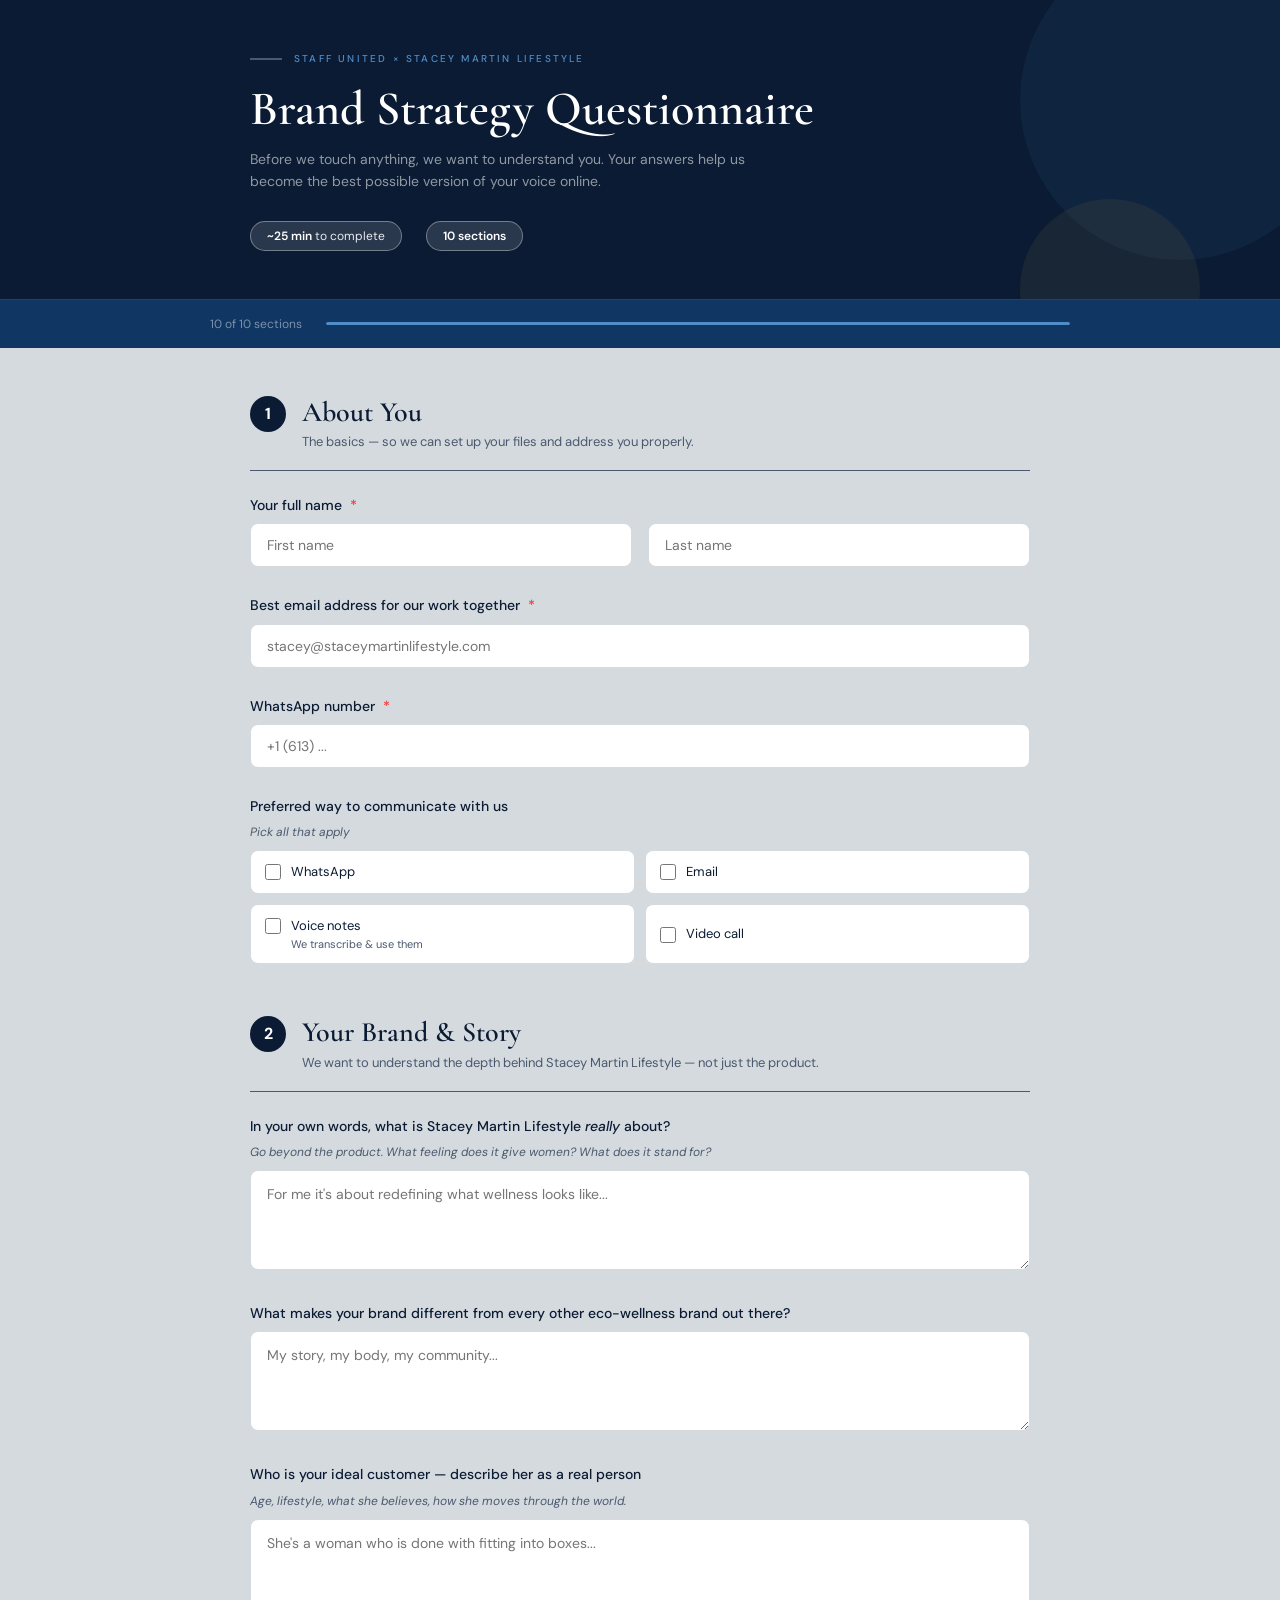
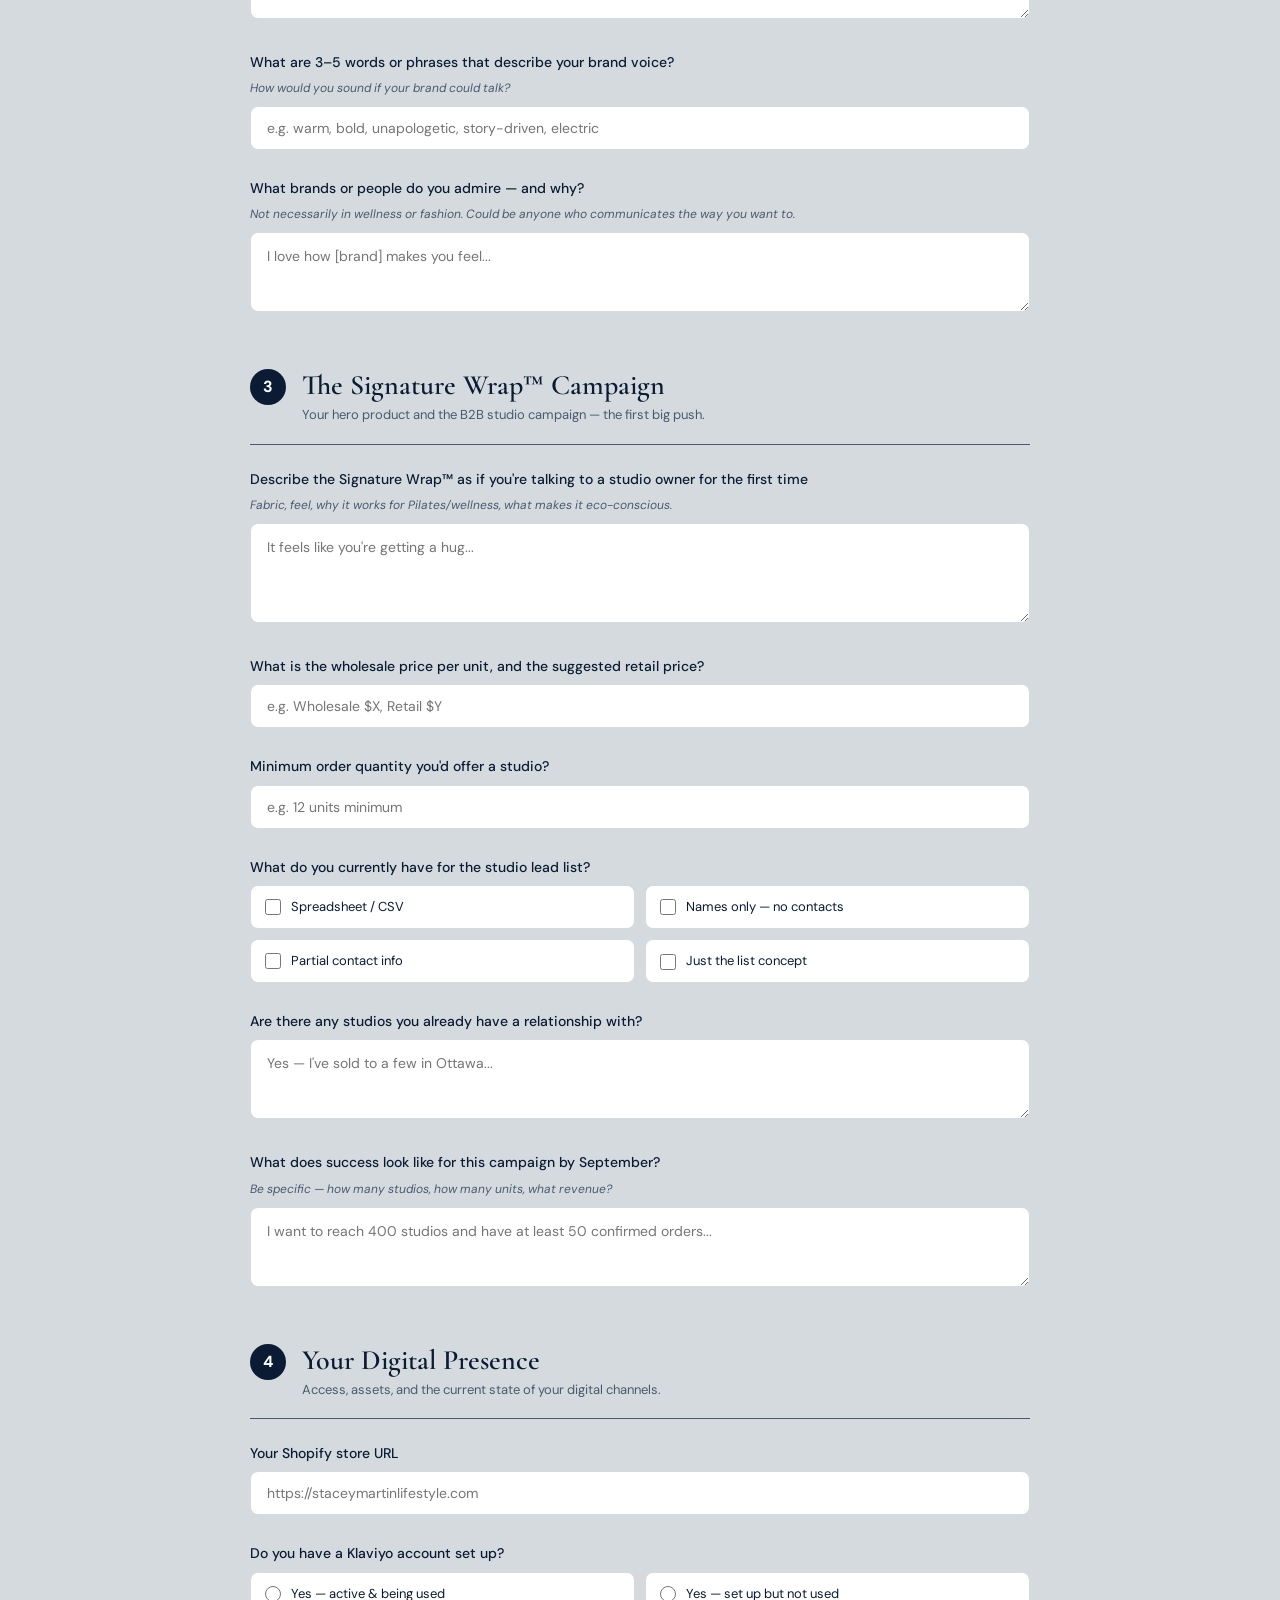
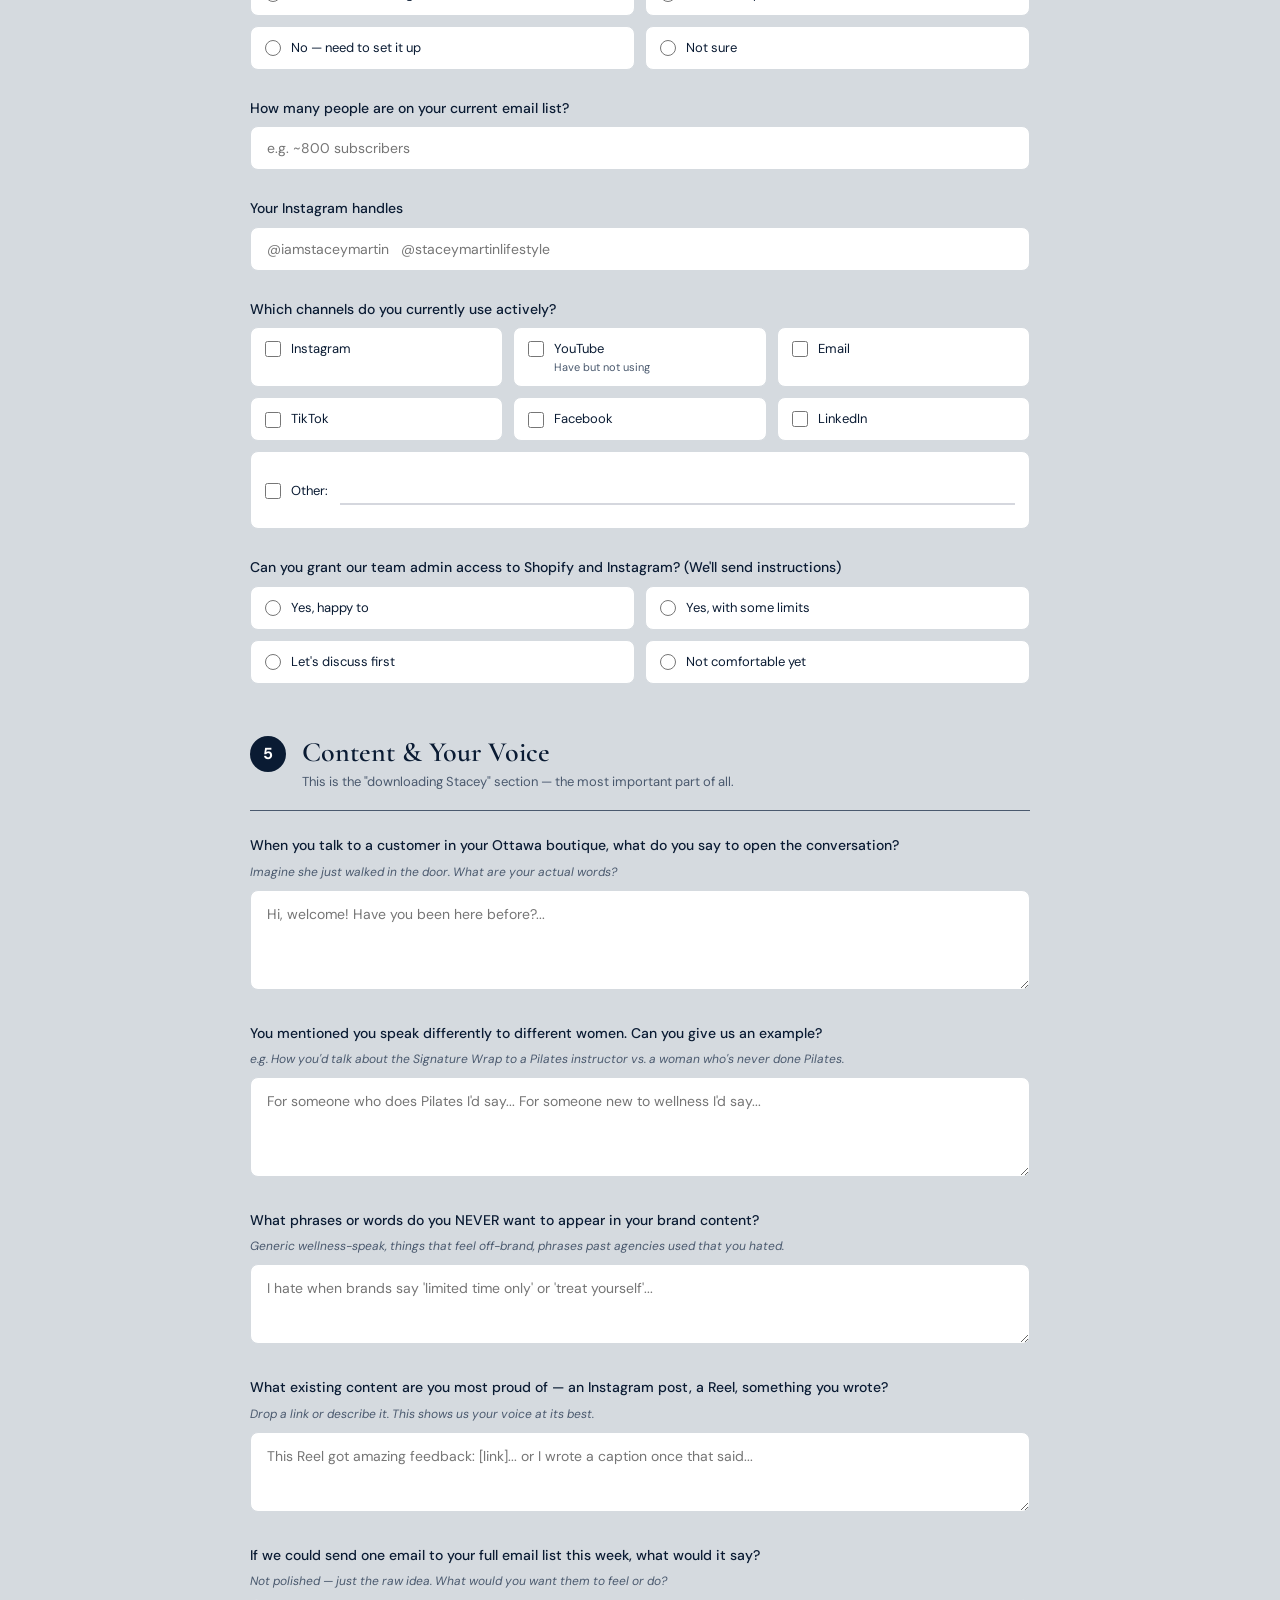
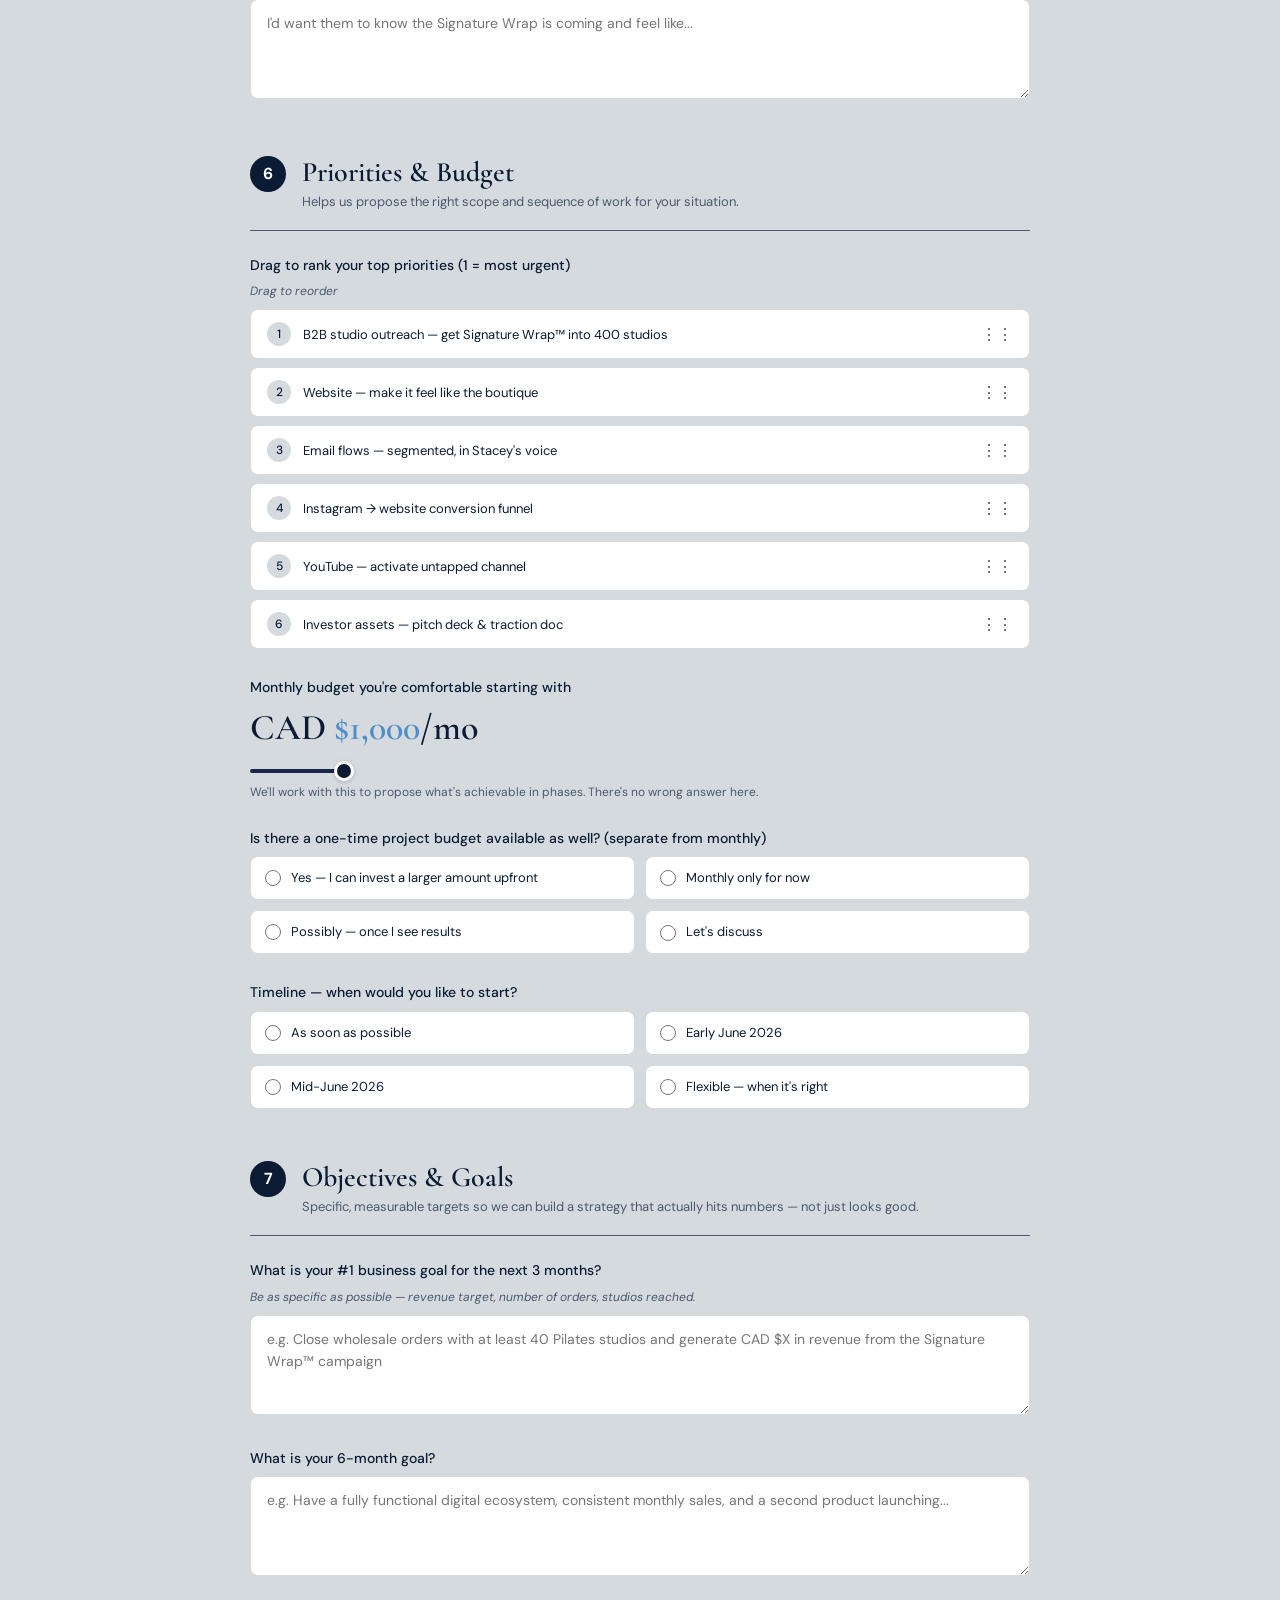
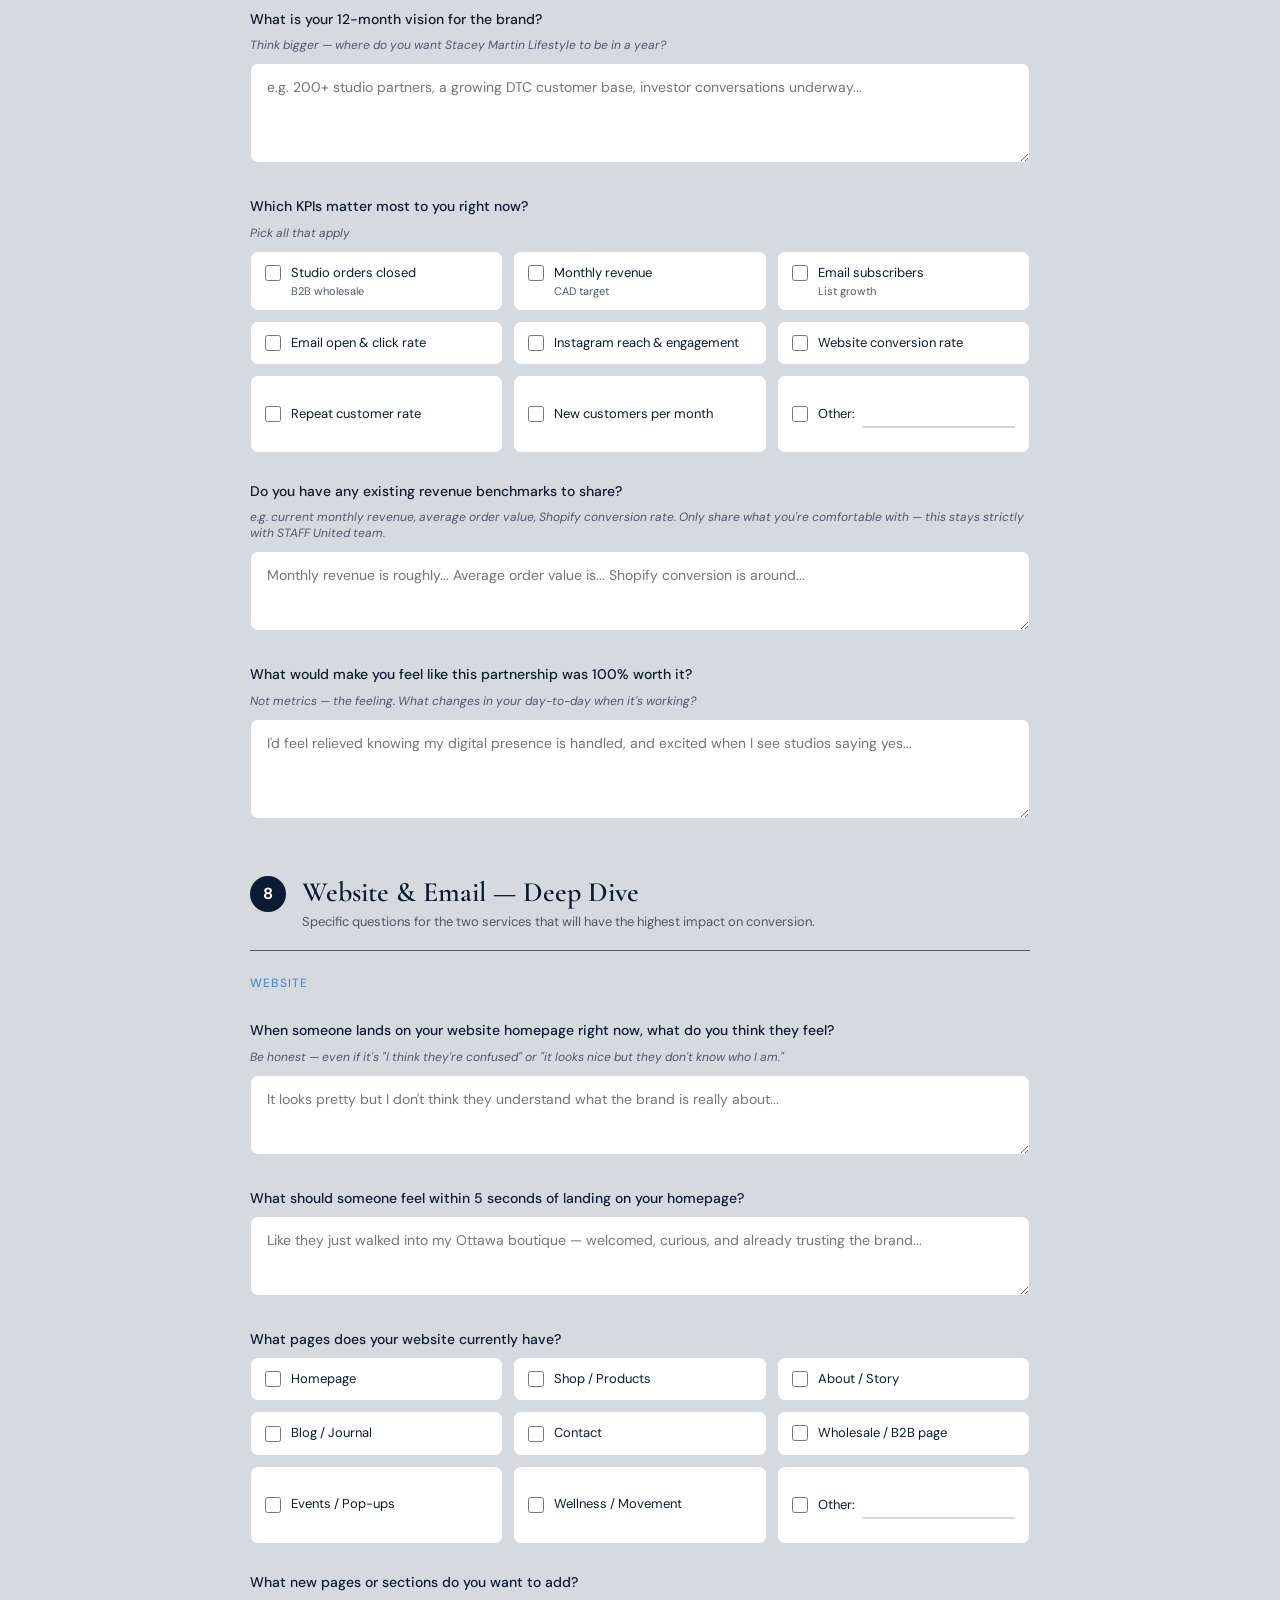
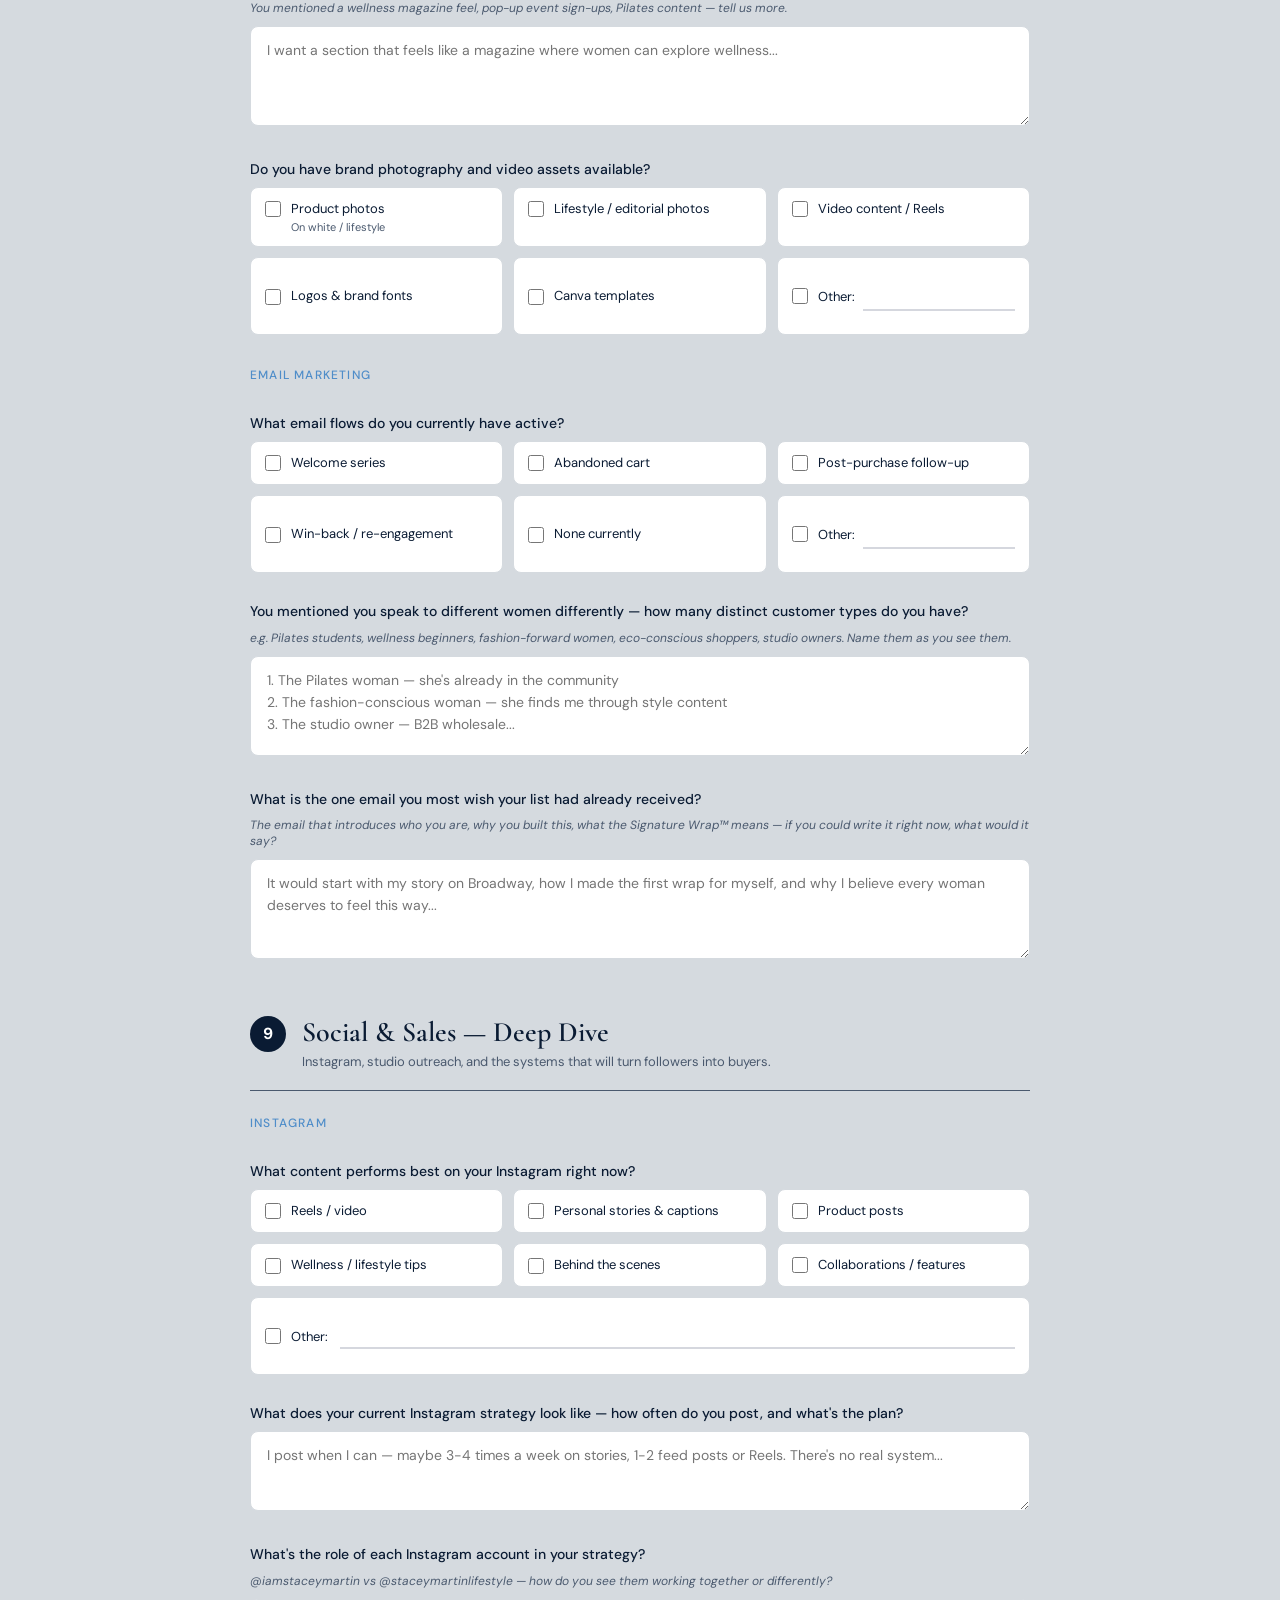
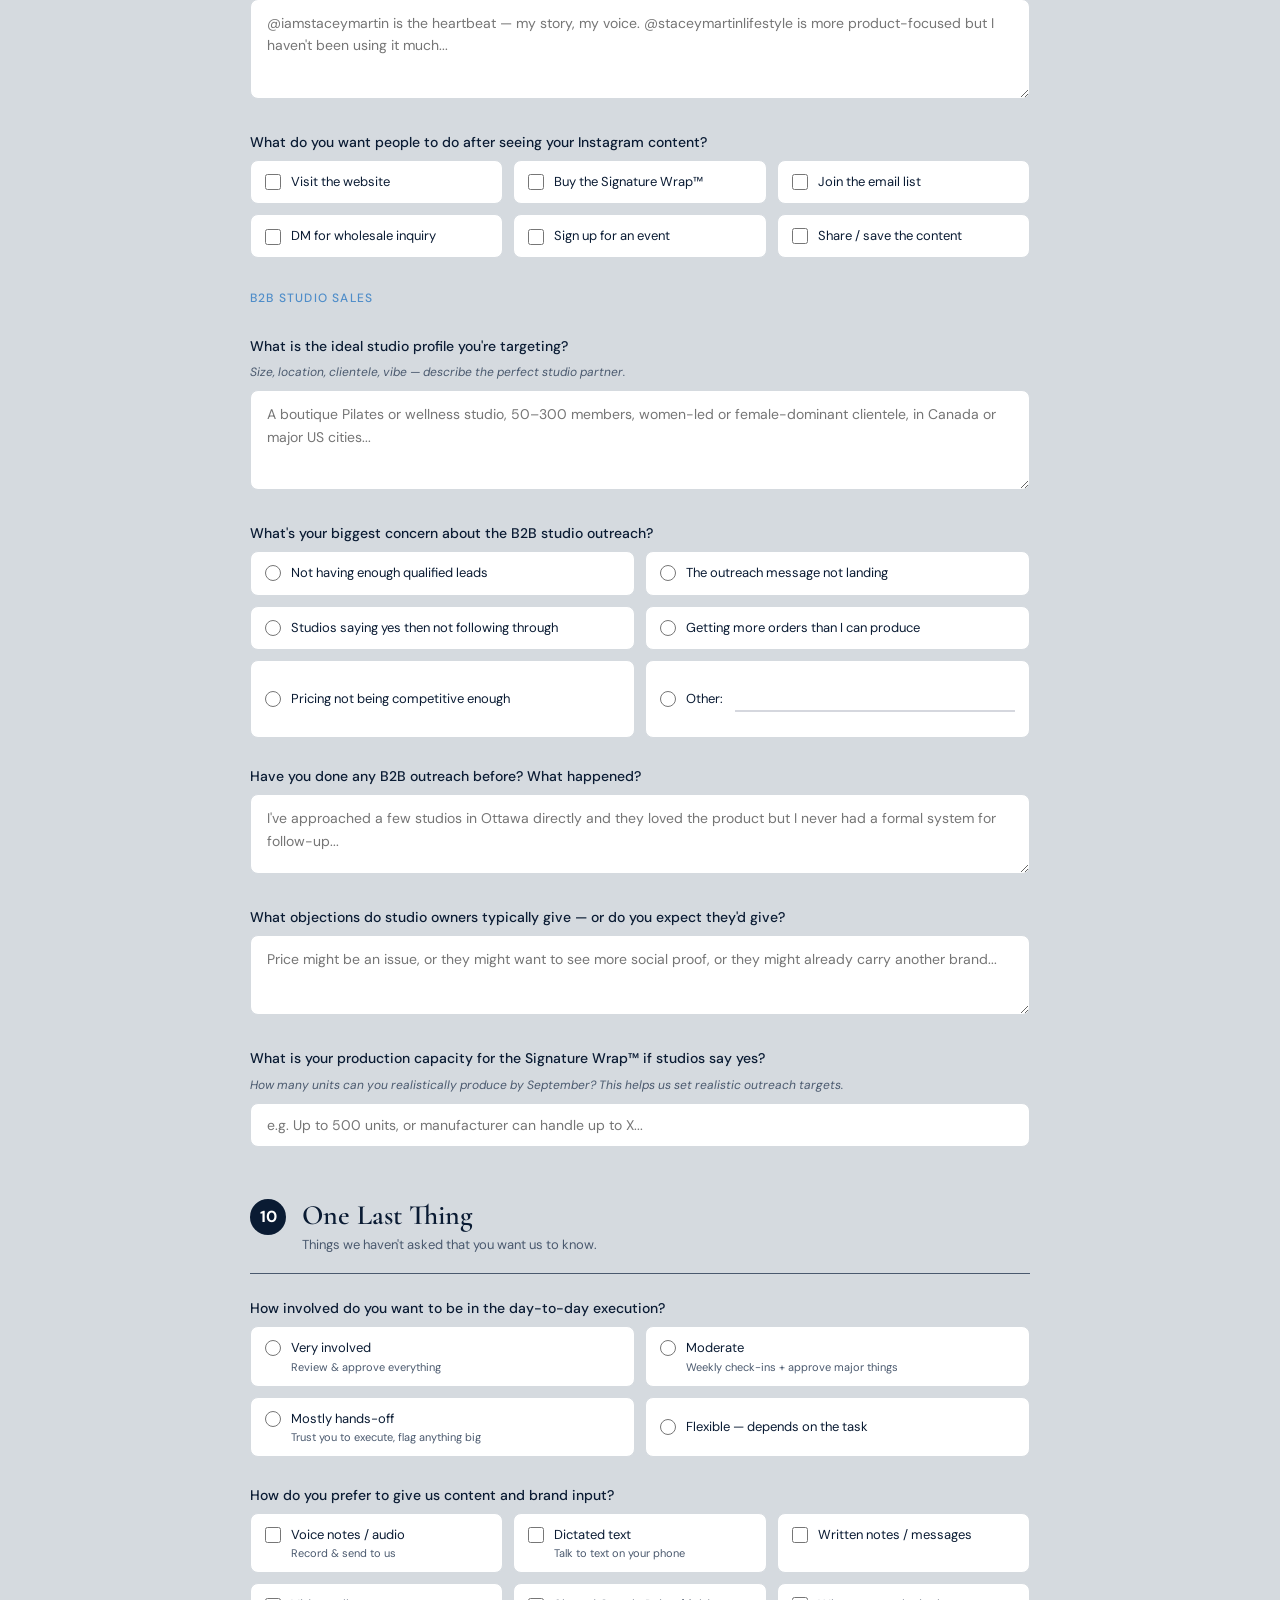
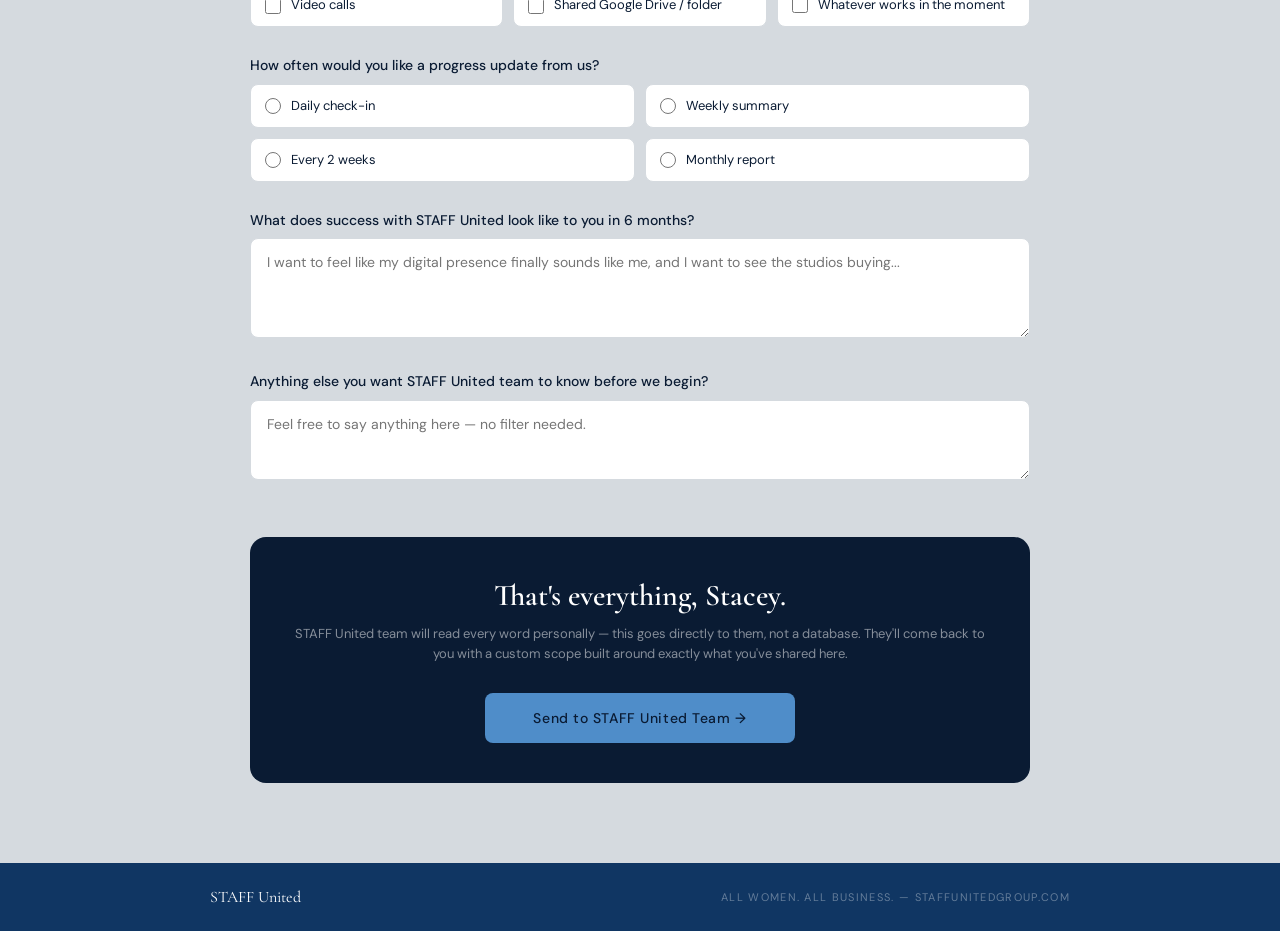
<file: index.html>
<!DOCTYPE html>
<html lang="en">
    <head>
        <meta charset="UTF-8">
        <meta name="viewport" content="width=device-width, initial-scale=1.0">
        <title>Discovery Questionnaire — Stacey Martin Lifestyle × STAFF United</title>
        <link
            href="https://fonts.googleapis.com/css2?family=Cormorant+Garamond:ital,wght@0,400;0,600;1,400&family=DM+Sans:wght@300;400;500&display=swap"
            rel="stylesheet">
        <link rel="icon" type="image/png" href="assets/images/staff-logo.ico">

        <link rel="stylesheet" href="./assets/css/style.css">
    </head>
    <body>

        <header class="site-header">
            <div class="header-deco"></div>
            <div class="header-deco2"></div>
            <div class="header-inner">
                <div class="header-eyebrow">STAFF United × Stacey Martin Lifestyle</div>
                <h1 class="header-title">Brand Strategy Questionnaire</h1> <p
                    class="header-sub">Before we touch anything, we want to understand you. Your
                    answers help
                    us become the best possible version of your voice online.</p>
                <div class="header-meta">
                    <span class="header-badge"><strong>~25 min</strong> to complete</span>
                    <span class="header-badge"><strong>10 sections</strong></span>
                </div>
            </div>
        </header>

        <div class="progress-bar-wrap">
            <div class="progress-bar-inner">
                <span class="progress-label" id="progress-label">0 of 7 sections</span>
                <div class="progress-track"><div class="progress-fill"
                        id="progress-fill"></div></div>
            </div>
        </div>

        <main class="main">
            <form id="questionnaire" novalidate>

                <!-- ══ SECTION 1: YOU ══ -->
                <div class="section" data-section="1">
                    <div class="section-header">
                        <div class="section-number" data-number="1">1</div>
                        <div>
                            <div class="section-title">About You</div>
                            <div class="section-desc">
                                The basics — so we can set up your files and address you properly.
                            </div>
                        </div>
                    </div>

                    <div class="question">
                        <label class="question-label">
                            Your full name <span class="required">*</span>
                        </label>

                        <div class="two-col-fields">
                            <input
                                type="text"
                                name="first_name"
                                placeholder="First name"
                                required />

                            <input
                                type="text"
                                name="last_name"
                                placeholder="Last name"
                                required />
                        </div>
                    </div>

                    <div class="question">
                        <label class="question-label">
                            Best email address for our work together
                            <span class="required">*</span>
                        </label>
                        <input
                            type="email"
                            name="email"
                            placeholder="stacey@staceymartinlifestyle.com"
                            required />
                    </div>

                    <div class="question">
                        <label class="question-label">
                            WhatsApp number
                            <span class="required">*</span>
                        </label>
                        <input
                            type="text"
                            name="phone"
                            placeholder="+1 (613) ..."
                            required />
                    </div>

                    <div class="question">
                        <label class="question-label">Preferred way to communicate with us</label>
                        <div class="question-hint">Pick all that apply</div>
                        <div class="options-grid two-col">
                            <label class="option-item">
                                <input type="checkbox" name="comms" value="whatsapp" />
                                <div><div class="option-label">WhatsApp</div></div>
                            </label>

                            <label class="option-item">
                                <input type="checkbox" name="comms" value="email" />
                                <div><div class="option-label">Email</div></div>
                            </label>

                            <label class="option-item">
                                <input type="checkbox" name="comms" value="voice_note" />
                                <div>
                                    <div class="option-label">Voice notes</div>
                                    <div class="option-sub">We transcribe & use them</div>
                                </div>
                            </label>

                            <label class="option-item">
                                <input type="checkbox" name="comms" value="video_call" />
                                <div><div class="option-label">Video call</div></div>
                            </label>
                        </div>
                    </div>
                </div>

                <!-- ══ SECTION 2: YOUR BRAND ══ -->
                <div class="section" data-section="2">
                    <div class="section-header">
                        <div class="section-number" data-number="2">2</div>
                        <div>
                            <div class="section-title">Your Brand & Story</div>
                            <div class="section-desc">We want to understand the depth behind Stacey
                                Martin
                                Lifestyle — not just the product.</div>
                        </div>
                    </div>

                    <div class="question">
                        <label class="question-label">In your own words, what is Stacey Martin
                            Lifestyle
                            <em>really</em> about?</label>
                        <div class="question-hint">Go beyond the product. What feeling does it give
                            women? What
                            does it stand for?</div>
                        <textarea name="brand_essence"
                            placeholder="For me it's about redefining what wellness looks like..."
                            required></textarea>
                    </div>
                    <div class="question">
                        <label class="question-label">What makes your brand different from every
                            other
                            eco-wellness brand out there?</label>
                        <textarea name="brand_difference"
                            placeholder="My story, my body, my community..." required></textarea>
                    </div>
                    <div class="question">
                        <label class="question-label">Who is your ideal customer — describe her as a
                            real
                            person</label>
                        <div class="question-hint">Age, lifestyle, what she believes, how she moves
                            through the
                            world.</div>
                        <textarea name="ideal_customer"
                            placeholder="She's a woman who is done with fitting into boxes..."></textarea>
                    </div>
                    <div class="question">
                        <label class="question-label">What are 3–5 words or phrases that describe
                            your brand
                            voice?</label>
                        <div class="question-hint">How would you sound if your brand could
                            talk?</div>
                        <input type="text" name="brand_voice"
                            placeholder="e.g. warm, bold, unapologetic, story-driven, electric" />
                    </div>
                    <div class="question">
                        <label class="question-label">What brands or people do you admire — and
                            why?</label>
                        <div class="question-hint">Not necessarily in wellness or fashion. Could be
                            anyone who
                            communicates the way you want to.</div>
                        <textarea name="brand_admire"
                            placeholder="I love how [brand] makes you feel..."
                            style="min-height:80px;" required></textarea>
                    </div>
                </div>

                <!-- ══ SECTION 3: YOUR PRODUCTS ══ -->
                <div class="section" data-section="3">
                    <div class="section-header">
                        <div class="section-number" data-number="3">3</div>
                        <div>
                            <div class="section-title">The Signature Wrap™ Campaign</div>
                            <div class="section-desc">Your hero product and the B2B studio campaign
                                — the first
                                big push.</div>
                        </div>
                    </div>

                    <div class="question">
                        <label class="question-label">Describe the Signature Wrap™ as if you're
                            talking to a
                            studio owner for the first time</label>
                        <div class="question-hint">Fabric, feel, why it works for Pilates/wellness,
                            what makes
                            it eco-conscious.</div>
                        <textarea name="signature_wrap_pitch"
                            placeholder="It feels like you're getting a hug..." required></textarea>
                    </div>
                    <div class="question">
                        <label class="question-label">What is the wholesale price per unit, and the
                            suggested
                            retail price?</label>
                        <input type="text" name="pricing"
                            placeholder="e.g. Wholesale $X, Retail $Y" />
                    </div>
                    <div class="question">
                        <label class="question-label">Minimum order quantity you'd offer a
                            studio?</label>
                        <input type="text" name="moq" placeholder="e.g. 12 units minimum" />
                    </div>
                    <div class="question">
                        <label class="question-label">What do you currently have for the studio lead
                            list?</label>
                        <div class="options-grid two-col">
                            <label class="option-item"><input type="checkbox" name="leads"
                                    value="spreadsheet"><div><div class="option-label">Spreadsheet /
                                        CSV</div></div></label>
                            <label class="option-item"><input type="checkbox" name="leads"
                                    value="names_only"><div><div class="option-label">Names only —
                                        no
                                        contacts</div></div></label>
                            <label class="option-item"><input type="checkbox" name="leads"
                                    value="partial"><div><div class="option-label">Partial contact
                                        info</div></div></label>
                            <label class="option-item"><input type="checkbox" name="leads"
                                    value="nothing"><div><div class="option-label">Just the list
                                        concept</div></div></label>
                        </div>
                    </div>
                    <div class="question">
                        <label class="question-label">Are there any studios you already have a
                            relationship
                            with?</label>
                        <textarea name="warm_studios"
                            placeholder="Yes — I've sold to a few in Ottawa..."
                            style="min-height:80px;" required></textarea>
                    </div>
                    <div class="question">
                        <label class="question-label">What does success look like for this campaign
                            by
                            September?</label>
                        <div class="question-hint">Be specific — how many studios, how many units,
                            what
                            revenue?</div>
                        <textarea name="campaign_success"
                            placeholder="I want to reach 400 studios and have at least 50 confirmed orders..."
                            style="min-height:80px;" required></textarea>
                    </div>
                </div>

                <!-- ══ SECTION 4: DIGITAL PRESENCE ══ -->
                <div class="section" data-section="4">
                    <div class="section-header">
                        <div class="section-number" data-number="4">4</div>
                        <div>
                            <div class="section-title">Your Digital Presence</div>
                            <div class="section-desc">Access, assets, and the current state of your
                                digital
                                channels.</div>
                        </div>
                    </div>

                    <div class="question">
                        <label class="question-label">Your Shopify store URL</label>
                        <input type="url" name="shopify_url"
                            placeholder="https://staceymartinlifestyle.com" />
                    </div>
                    <div class="question">
                        <label class="question-label">Do you have a Klaviyo account set up?</label>
                        <div class="options-grid two-col">
                            <label class="option-item"><input type="radio" name="klaviyo"
                                    value="yes_active"><div><div class="option-label">Yes — active &
                                        being
                                        used</div></div></label>
                            <label class="option-item"><input type="radio" name="klaviyo"
                                    value="yes_inactive"><div><div class="option-label">Yes — set up
                                        but not
                                        used</div></div></label>
                            <label class="option-item"><input type="radio" name="klaviyo"
                                    value="no"><div><div
                                        class="option-label">No — need to set it
                                        up</div></div></label>
                            <label class="option-item"><input type="radio" name="klaviyo"
                                    value="unsure"><div><div
                                        class="option-label">Not sure</div></div></label>
                        </div>
                    </div>
                    <div class="question">
                        <label class="question-label">How many people are on your current email
                            list?</label>
                        <input type="text" name="email_list_size"
                            placeholder="e.g. ~800 subscribers" />
                    </div>
                    <div class="question">
                        <label class="question-label">Your Instagram handles</label>
                        <input type="text" name="instagram"
                            placeholder="@iamstaceymartin   @staceymartinlifestyle" />
                    </div>
                    <div class="question">
                        <label class="question-label">
                            Which channels do you currently use actively?
                        </label>

                        <div class="options-grid">
                            <label class="option-item">
                                <input type="checkbox" name="channels" value="instagram">
                                <div>
                                    <div class="option-label">Instagram</div>
                                </div>
                            </label>

                            <label class="option-item">
                                <input type="checkbox" name="channels" value="youtube">
                                <div>
                                    <div class="option-label">YouTube</div>
                                    <div class="option-sub">Have but not using</div>
                                </div>
                            </label>

                            <label class="option-item">
                                <input type="checkbox" name="channels" value="email">
                                <div>
                                    <div class="option-label">Email</div>
                                </div>
                            </label>

                            <label class="option-item">
                                <input type="checkbox" name="channels" value="tiktok">
                                <div>
                                    <div class="option-label">TikTok</div>
                                </div>
                            </label>

                            <label class="option-item">
                                <input type="checkbox" name="channels" value="facebook">
                                <div>
                                    <div class="option-label">Facebook</div>
                                </div>
                            </label>

                            <label class="option-item">
                                <input type="checkbox" name="channels" value="linkedin">
                                <div>
                                    <div class="option-label">LinkedIn</div>
                                </div>
                            </label>

                            <!-- Other + inline input như Google Form -->
                            <label class="option-item option-item-inline-other">
                                <input
                                    type="checkbox"
                                    name="channels"
                                    value="other"
                                    id="channels-other-checkbox" />

                                <div class="inline-other-content">
                                    <span class="option-label">Other:</span>

                                    <input
                                        type="text"
                                        name="channels_other"
                                        id="channels-other-input"
                                        class="inline-other-input"
                                        placeholder />
                                </div>
                            </label>
                        </div>

                        <div
                            id="channels-other-field"
                            style="display: none; margin-top: 16px;">
                            <input
                                type="text"
                                name="channels_other"
                                placeholder="Please specify other channels" />
                        </div>
                    </div>
                    <div class="question">
                        <label class="question-label">Can you grant our team admin access to Shopify
                            and
                            Instagram? (We'll send instructions)</label>
                        <div class="options-grid two-col">
                            <label class="option-item"><input type="radio" name="access"
                                    value="yes"><div><div
                                        class="option-label">Yes, happy to</div></div></label>
                            <label class="option-item"><input type="radio" name="access"
                                    value="yes_with_limits"><div><div class="option-label">Yes, with
                                        some
                                        limits</div></div></label>
                            <label class="option-item"><input type="radio" name="access"
                                    value="need_to_discuss"><div><div class="option-label">Let's
                                        discuss
                                        first</div></div></label>
                            <label class="option-item"><input type="radio" name="access"
                                    value="no"><div><div
                                        class="option-label">Not comfortable yet</div></div></label>
                        </div>
                    </div>
                </div>

                <!-- ══ SECTION 5: CONTENT & VOICE ══ -->
                <div class="section" data-section="5">
                    <div class="section-header">
                        <div class="section-number" data-number="5">5</div>
                        <div>
                            <div class="section-title">Content & Your Voice</div>
                            <div class="section-desc">This is the "downloading Stacey" section — the
                                most
                                important part of all.</div>
                        </div>
                    </div>

                    <div class="question">
                        <label class="question-label">When you talk to a customer in your Ottawa
                            boutique, what
                            do you say to open the conversation?</label>
                        <div class="question-hint">Imagine she just walked in the door. What are
                            your actual
                            words?</div>
                        <textarea name="boutique_opener"
                            placeholder="Hi, welcome! Have you been here before?..."
                            required></textarea>
                    </div>
                    <div class="question">
                        <label class="question-label">You mentioned you speak differently to
                            different women.
                            Can you give us an example?</label>
                        <div class="question-hint">e.g. How you'd talk about the Signature Wrap to a
                            Pilates
                            instructor vs. a woman who's never done Pilates.</div>
                        <textarea name="audience_segmentation_voice"
                            placeholder="For someone who does Pilates I'd say... For someone new to wellness I'd say..."
                            required></textarea>
                    </div>
                    <div class="question">
                        <label class="question-label">What phrases or words do you NEVER want to
                            appear in your
                            brand content?</label>
                        <div class="question-hint">Generic wellness-speak, things that feel
                            off-brand, phrases
                            past agencies used that you hated.</div>
                        <textarea name="brand_dont"
                            placeholder="I hate when brands say 'limited time only' or 'treat yourself'..."
                            style="min-height:80px;" required></textarea>
                    </div>
                    <div class="question">
                        <label class="question-label">What existing content are you most proud of —
                            an Instagram
                            post, a Reel, something you wrote?</label>
                        <div class="question-hint">Drop a link or describe it. This shows us your
                            voice at its
                            best.</div>
                        <textarea name="best_content"
                            placeholder="This Reel got amazing feedback: [link]... or I wrote a caption once that said..."
                            style="min-height:80px;" required></textarea>
                    </div>
                    <div class="question">
                        <label class="question-label">If we could send one email to your full email
                            list
                            this week,
                            what would it say?</label>
                        <div class="question-hint">Not polished — just the raw idea. What would you
                            want them to
                            feel or do?</div>
                        <textarea name="dream_email"
                            placeholder="I'd want them to know the Signature Wrap is coming and feel like..."
                            required></textarea>
                    </div>
                </div>

                <!-- ══ SECTION 6: PRIORITIES & BUDGET ══ -->
                <div class="section" data-section="6">
                    <div class="section-header">
                        <div class="section-number" data-number="6">6</div>
                        <div>
                            <div class="section-title">Priorities & Budget</div>
                            <div class="section-desc">Helps us propose the right scope and sequence
                                of work for
                                your situation.</div>
                        </div>
                    </div>

                    <div class="question">
                        <label class="question-label">Drag to rank your top priorities (1 = most
                            urgent)</label>
                        <div class="question-hint">Drag to reorder</div>
                        <div class="priority-list" id="priority-list">
                            <div class="priority-item" draggable="true"
                                data-value="studio_outreach">
                                <div class="priority-num">1</div>
                                <div class="priority-text">B2B studio outreach — get Signature Wrap™
                                    into 400
                                    studios</div>
                                <div class="drag-handle">⋮⋮</div>
                            </div>
                            <div class="priority-item" draggable="true" data-value="website">
                                <div class="priority-num">2</div>
                                <div class="priority-text">Website — make it feel like the
                                    boutique</div>
                                <div class="drag-handle">⋮⋮</div>
                            </div>
                            <div class="priority-item" draggable="true" data-value="email_flows">
                                <div class="priority-num">3</div>
                                <div class="priority-text">Email flows — segmented, in Stacey's
                                    voice</div>
                                <div class="drag-handle">⋮⋮</div>
                            </div>
                            <div class="priority-item" draggable="true"
                                data-value="instagram_funnel">
                                <div class="priority-num">4</div>
                                <div class="priority-text">Instagram → website conversion
                                    funnel</div>
                                <div class="drag-handle">⋮⋮</div>
                            </div>
                            <div class="priority-item" draggable="true" data-value="youtube">
                                <div class="priority-num">5</div>
                                <div class="priority-text">YouTube — activate untapped channel</div>
                                <div class="drag-handle">⋮⋮</div>
                            </div>
                            <div class="priority-item" draggable="true" data-value="investor">
                                <div class="priority-num">6</div>
                                <div class="priority-text">Investor assets — pitch deck & traction
                                    doc</div>
                                <div class="drag-handle">⋮⋮</div>
                            </div>
                        </div>
                        <input type="hidden" name="priorities" id="priorities-input" />
                    </div>

                    <div class="question">
                        <label class="question-label">Monthly budget you're comfortable starting
                            with</label>
                        <div class="budget-display">CAD <span
                                id="budget-value">$1,000</span>/mo</div>
                        <input type="range" min="500" max="5000" step="100" value="1000"
                            id="budget-slider"
                            oninput="updateBudget(this.value)" name="budget_monthly" />
                        <div class="budget-note">We'll work with this to propose what's achievable
                            in phases.
                            There's no wrong answer here.</div>
                    </div>

                    <div class="question">
                        <label class="question-label">Is there a one-time project budget available
                            as well?
                            (separate from monthly)</label>
                        <div class="options-grid two-col">
                            <label class="option-item"><input type="radio" name="one_time_budget"
                                    value="yes"><div><div class="option-label">Yes — I can invest a
                                        larger amount
                                        upfront</div></div></label>
                            <label class="option-item"><input type="radio" name="one_time_budget"
                                    value="monthly_only"><div><div class="option-label">Monthly only
                                        for
                                        now</div></div></label>
                            <label class="option-item"><input type="radio" name="one_time_budget"
                                    value="maybe_later"><div><div class="option-label">Possibly —
                                        once I see
                                        results</div></div></label>
                            <label class="option-item"><input type="radio" name="one_time_budget"
                                    value="discuss"><div><div class="option-label">Let's
                                        discuss</div></div></label>
                        </div>
                    </div>

                    <div class="question">
                        <label class="question-label">Timeline — when would you like to
                            start?</label>
                        <div class="options-grid two-col">
                            <label class="option-item"><input type="radio" name="start_timeline"
                                    value="asap"><div><div class="option-label">As soon as
                                        possible</div></div></label>
                            <label class="option-item"><input type="radio" name="start_timeline"
                                    value="june"><div><div class="option-label">Early June
                                        2026</div></div></label>
                            <label class="option-item"><input type="radio" name="start_timeline"
                                    value="mid_june"><div><div class="option-label">Mid-June
                                        2026</div></div></label>
                            <label class="option-item"><input type="radio" name="start_timeline"
                                    value="flexible"><div><div class="option-label">Flexible — when
                                        it's
                                        right</div></div></label>
                        </div>
                    </div>
                </div>

                <!-- ══ SECTION 7: OBJECTIVES & GOALS ══ -->
                <div class="section" data-section="7">
                    <div class="section-header">
                        <div class="section-number" data-number="7">7</div>
                        <div>
                            <div class="section-title">Objectives & Goals</div>
                            <div class="section-desc">Specific, measurable targets so we can build a
                                strategy that
                                actually hits numbers — not just looks good.</div>
                        </div>
                    </div>

                    <div class="question">
                        <label class="question-label">What is your #1 business goal for the next 3
                            months?</label>
                        <div class="question-hint">Be as specific as possible — revenue target,
                            number of
                            orders, studios reached.</div>
                        <textarea name="goal_3mo"
                            placeholder="e.g. Close wholesale orders with at least 40 Pilates studios and generate CAD $X in revenue from the Signature Wrap™ campaign"
                            required></textarea>
                    </div>
                    <div class="question">
                        <label class="question-label">What is your 6-month goal?</label>
                        <textarea name="goal_6mo"
                            placeholder="e.g. Have a fully functional digital ecosystem, consistent monthly sales, and a second product launching..."
                            required required></textarea>
                    </div>
                    <div class="question">
                        <label class="question-label">What is your 12-month vision for the
                            brand?</label>
                        <div class="question-hint">Think bigger — where do you want Stacey Martin
                            Lifestyle to
                            be in a year?</div>
                        <textarea name="goal_12mo"
                            placeholder="e.g. 200+ studio partners, a growing DTC customer base, investor conversations underway..."
                            required></textarea>
                    </div>

                    <div class="question">
                        <label class="question-label">Which KPIs matter most to you right
                            now?</label>
                        <div class="question-hint">Pick all that apply</div>
                        <div class="options-grid">
                            <label class="option-item"><input type="checkbox" name="kpis"
                                    value="studio_orders"><div><div class="option-label">Studio
                                        orders
                                        closed</div><div class="option-sub">B2B
                                        wholesale</div></div></label>
                            <label class="option-item"><input type="checkbox" name="kpis"
                                    value="revenue"><div><div class="option-label">Monthly
                                        revenue</div><div
                                        class="option-sub">CAD target</div></div></label>
                            <label class="option-item"><input type="checkbox" name="kpis"
                                    value="email_subs"><div><div class="option-label">Email
                                        subscribers</div><div
                                        class="option-sub">List growth</div></div></label>
                            <label class="option-item"><input type="checkbox" name="kpis"
                                    value="email_open_rate"><div><div class="option-label">Email
                                        open & click
                                        rate</div></div></label>
                            <label class="option-item"><input type="checkbox" name="kpis"
                                    value="ig_reach"><div><div class="option-label">Instagram reach
                                        &
                                        engagement</div></div></label>
                            <label class="option-item"><input type="checkbox" name="kpis"
                                    value="website_conversions"><div><div
                                        class="option-label">Website conversion
                                        rate</div></div></label>
                            <label class="option-item"><input type="checkbox" name="kpis"
                                    value="repeat_buyers"><div><div class="option-label">Repeat
                                        customer
                                        rate</div></div></label>
                            <label class="option-item"><input type="checkbox" name="kpis"
                                    value="new_customers"><div><div class="option-label">New
                                        customers per
                                        month</div></div></label>
                            <!-- Other -->
                            <label
                                class="option-item option-item-inline-other option-item-other-inline">
                                <input
                                    type="checkbox"
                                    name="kpis"
                                    value="other"
                                    id="kpis-other-checkbox" />

                                <div class="inline-other-content">
                                    <span class="option-label">Other:</span>

                                    <input
                                        type="text"
                                        name="kpis_other"
                                        id="kpis-other-input"
                                        class="inline-other-input"
                                        placeholder />
                                </div>
                            </label>
                        </div>
                    </div>

                    <div class="question">
                        <label class="question-label">Do you have any existing revenue benchmarks to
                            share?</label>
                        <div class="question-hint">e.g. current monthly revenue, average order
                            value, Shopify
                            conversion rate. Only share what you're comfortable with — this stays
                            strictly with
                            STAFF United team.</div>
                        <textarea name="revenue_benchmarks"
                            placeholder="Monthly revenue is roughly... Average order value is... Shopify conversion is around..."
                            style="min-height:80px;" required></textarea>
                    </div>
                    <div class="question">
                        <label class="question-label">What would make you feel like this partnership
                            was 100%
                            worth it?</label>
                        <div class="question-hint">Not metrics — the feeling. What changes in your
                            day-to-day
                            when it's working?</div>
                        <textarea name="success_feeling"
                            placeholder="I'd feel relieved knowing my digital presence is handled, and excited when I see studios saying yes..."
                            required></textarea>
                    </div>
                </div>

                <!-- ══ SECTION 8: WEBSITE & EMAIL DEEP DIVE ══ -->
                <div class="section" data-section="8">
                    <div class="section-header">
                        <div class="section-number" data-number="8">8</div>
                        <div>
                            <div class="section-title">Website & Email — Deep Dive</div>
                            <div class="section-desc">Specific questions for the two services that
                                will have the
                                highest impact on conversion.</div>
                        </div>
                    </div>

                    <div class="question">
                        <label class="question-label"
                            style="font-size:12px;color:var(--blue);text-transform:uppercase;letter-spacing:0.1em;font-weight:500;">WEBSITE</label>
                    </div>
                    <div class="question">
                        <label class="question-label">When someone lands on your website homepage
                            right now,
                            what do you think they feel?</label>
                        <div class="question-hint">Be honest — even if it's
                            "I think they're confused" or
                            "it looks nice but they don't know who I am."</div>
                        <textarea name="website_current_feel"
                            placeholder="It looks pretty but I don't think they understand what the brand is really about..."
                            style="min-height:80px;" required></textarea>
                    </div>
                    <div class="question">
                        <label class="question-label">What should someone feel within 5 seconds of
                            landing on
                            your homepage?</label>
                        <textarea name="website_ideal_feel"
                            placeholder="Like they just walked into my Ottawa boutique — welcomed, curious, and already trusting the brand..."
                            style="min-height:80px;" required></textarea>
                    </div>
                    <div class="question">
                        <label class="question-label">
                            What pages does your website currently have?
                        </label>

                        <div class="options-grid">
                            <label class="option-item">
                                <input type="checkbox" name="website_pages" value="home">
                                <div><div class="option-label">Homepage</div></div>
                            </label>

                            <label class="option-item">
                                <input type="checkbox" name="website_pages" value="shop">
                                <div><div class="option-label">Shop / Products</div></div>
                            </label>

                            <label class="option-item">
                                <input type="checkbox" name="website_pages" value="about">
                                <div><div class="option-label">About / Story</div></div>
                            </label>

                            <label class="option-item">
                                <input type="checkbox" name="website_pages" value="blog">
                                <div><div class="option-label">Blog / Journal</div></div>
                            </label>

                            <label class="option-item">
                                <input type="checkbox" name="website_pages" value="contact">
                                <div><div class="option-label">Contact</div></div>
                            </label>

                            <label class="option-item">
                                <input type="checkbox" name="website_pages" value="wholesale">
                                <div><div class="option-label">Wholesale / B2B page</div></div>
                            </label>

                            <label class="option-item">
                                <input type="checkbox" name="website_pages" value="events">
                                <div><div class="option-label">Events / Pop-ups</div></div>
                            </label>

                            <label class="option-item">
                                <input type="checkbox" name="website_pages" value="wellness">
                                <div><div class="option-label">Wellness / Movement</div></div>
                            </label>

                            <!-- Other -->
                            <!-- Other placed in column 3, row 3 -->
                            <label
                                class="option-item option-item-inline-other option-item-other-inline">
                                <input
                                    type="checkbox"
                                    name="website_pages"
                                    value="other"
                                    id="website-pages-other-checkbox" />

                                <div class="inline-other-content">
                                    <span class="option-label">Other:</span>

                                    <input
                                        type="text"
                                        name="website_pages_other"
                                        id="website-pages-other-input"
                                        class="inline-other-input"
                                        placeholder />
                                </div>
                            </label>
                        </div>
                    </div>
                    <div class="question">
                        <label class="question-label">What new pages or sections do you want to
                            add?</label>
                        <div class="question-hint">You mentioned a wellness magazine feel, pop-up
                            event
                            sign-ups, Pilates content — tell us more.</div>
                        <textarea name="website_new_pages"
                            placeholder="I want a section that feels like a magazine where women can explore wellness..."
                            required></textarea>
                    </div>
                    <div class="question">
                        <label class="question-label">
                            Do you have brand photography and video assets available?
                        </label>

                        <div class="options-grid">
                            <label class="option-item">
                                <input type="checkbox" name="brand_assets" value="product_photos">
                                <div>
                                    <div class="option-label">Product photos</div>
                                    <div class="option-sub">On white / lifestyle</div>
                                </div>
                            </label>

                            <label class="option-item">
                                <input type="checkbox" name="brand_assets" value="lifestyle_photos">
                                <div>
                                    <div class="option-label">Lifestyle / editorial photos</div>
                                </div>
                            </label>

                            <label class="option-item">
                                <input type="checkbox" name="brand_assets" value="video_content">
                                <div>
                                    <div class="option-label">Video content / Reels</div>
                                </div>
                            </label>

                            <label class="option-item">
                                <input type="checkbox" name="brand_assets" value="logos_fonts">
                                <div>
                                    <div class="option-label">Logos &amp; brand fonts</div>
                                </div>
                            </label>

                            <label class="option-item">
                                <input type="checkbox" name="brand_assets" value="canva_templates">
                                <div>
                                    <div class="option-label">Canva templates</div>
                                </div>
                            </label>

                            <!-- Thay "Not much ready yet" bằng Other -->
                            <label
                                class="option-item option-item-inline-other option-item-other-inline">
                                <input
                                    type="checkbox"
                                    name="brand_assets"
                                    value="other"
                                    id="brand-assets-other-checkbox" />

                                <div class="inline-other-content">
                                    <span class="option-label">Other:</span>

                                    <input
                                        type="text"
                                        name="brand_assets_other"
                                        id="brand-assets-other-input"
                                        class="inline-other-input"
                                        placeholder />
                                </div>
                            </label>
                        </div>
                    </div>

                    <div class="question" style="margin-top:32px;">
                        <label class="question-label"
                            style="font-size:12px;color:var(--blue);text-transform:uppercase;letter-spacing:0.1em;font-weight:500;">EMAIL
                            MARKETING</label>
                    </div>
                    <div class="question">
                        <label class="question-label">
                            What email flows do you currently have active?
                        </label>

                        <div class="options-grid">
                            <label class="option-item">
                                <input type="checkbox" name="current_flows" value="welcome">
                                <div>
                                    <div class="option-label">Welcome series</div>
                                </div>
                            </label>

                            <label class="option-item">
                                <input type="checkbox" name="current_flows" value="abandoned_cart">
                                <div>
                                    <div class="option-label">Abandoned cart</div>
                                </div>
                            </label>

                            <label class="option-item">
                                <input type="checkbox" name="current_flows" value="post_purchase">
                                <div>
                                    <div class="option-label">Post-purchase follow-up</div>
                                </div>
                            </label>

                            <label class="option-item">
                                <input type="checkbox" name="current_flows" value="win_back">
                                <div>
                                    <div class="option-label">Win-back / re-engagement</div>
                                </div>
                            </label>

                            <label class="option-item">
                                <input type="checkbox" name="current_flows" value="none">
                                <div>
                                    <div class="option-label">None currently</div>
                                </div>
                            </label>

                            <!-- Thay "Not sure" bằng Other -->
                            <label
                                class="option-item option-item-inline-other option-item-other-inline">
                                <input
                                    type="checkbox"
                                    name="current_flows"
                                    value="other"
                                    id="current-flows-other-checkbox" />

                                <div class="inline-other-content">
                                    <span class="option-label">Other:</span>

                                    <input
                                        type="text"
                                        name="current_flows_other"
                                        id="current-flows-other-input"
                                        class="inline-other-input"
                                        placeholder />
                                </div>
                            </label>
                        </div>
                    </div>
                    <div class="question">
                        <label class="question-label">You mentioned you speak to different women
                            differently —
                            how many distinct customer types do you have?</label>
                        <div class="question-hint">e.g. Pilates students, wellness beginners,
                            fashion-forward
                            women, eco-conscious shoppers, studio owners. Name them as you see
                            them.</div>
                        <textarea name="customer_segments"
                            placeholder="1. The Pilates woman — she's already in the community
2. The fashion-conscious woman — she finds me through style content
3. The studio owner — B2B wholesale..." required></textarea>
                    </div>
                    <div class="question">
                        <label class="question-label">What is the one email you most wish your list
                            had already
                            received?</label>
                        <div class="question-hint">The email that introduces who you are, why you
                            built this,
                            what the Signature Wrap™ means — if you could write it right now, what
                            would it
                            say?</div>
                        <textarea name="dream_intro_email"
                            placeholder="It would start with my story on Broadway, how I made the first wrap for myself, and why I believe every woman deserves to feel this way..."
                            required></textarea>
                    </div>
                </div>

                <!-- ══ SECTION 9: SOCIAL & SALES DEEP DIVE ══ -->
                <div class="section" data-section="9">
                    <div class="section-header">
                        <div class="section-number" data-number="9">9</div>
                        <div>
                            <div class="section-title">Social & Sales — Deep Dive</div>
                            <div class="section-desc">Instagram, studio outreach, and the systems
                                that will turn
                                followers into buyers.</div>
                        </div>
                    </div>

                    <div class="question">
                        <label class="question-label"
                            style="font-size:12px;color:var(--blue);text-transform:uppercase;letter-spacing:0.1em;font-weight:500;">INSTAGRAM</label>
                    </div>
                    <div class="question">
                        <label class="question-label">
                            What content performs best on your Instagram right now?
                        </label>

                        <div class="options-grid">
                            <label class="option-item">
                                <input type="checkbox" name="ig_best_content" value="reels">
                                <div>
                                    <div class="option-label">Reels / video</div>
                                </div>
                            </label>

                            <label class="option-item">
                                <input
                                    type="checkbox"
                                    name="ig_best_content"
                                    value="personal_stories">
                                <div>
                                    <div class="option-label">Personal stories &amp; captions</div>
                                </div>
                            </label>

                            <label class="option-item">
                                <input
                                    type="checkbox"
                                    name="ig_best_content"
                                    value="product_posts">
                                <div>
                                    <div class="option-label">Product posts</div>
                                </div>
                            </label>

                            <label class="option-item">
                                <input
                                    type="checkbox"
                                    name="ig_best_content"
                                    value="wellness_tips">
                                <div>
                                    <div class="option-label">Wellness / lifestyle tips</div>
                                </div>
                            </label>

                            <label class="option-item">
                                <input
                                    type="checkbox"
                                    name="ig_best_content"
                                    value="behind_scenes">
                                <div>
                                    <div class="option-label">Behind the scenes</div>
                                </div>
                            </label>

                            <label class="option-item">
                                <input
                                    type="checkbox"
                                    name="ig_best_content"
                                    value="collaborations">
                                <div>
                                    <div class="option-label">Collaborations / features</div>
                                </div>
                            </label>

                            <!-- Other -->

                            <label class="option-item option-item-inline-other">
                                <input
                                    type="checkbox"
                                    name="ig_best_content"
                                    value="other"
                                    id="ig-best-content-other-checkbox" />

                                <div class="inline-other-content">
                                    <span class="option-label">Other:</span>

                                    <input
                                        type="text"
                                        name="ig_best_content_other"
                                        id="ig-best-content-other-input"
                                        class="inline-other-input"
                                        placeholder />
                                </div>
                            </label>
                        </div>
                    </div>
                    <div class="question">
                        <label class="question-label">What does your current Instagram strategy look
                            like — how
                            often do you post, and what's the plan?</label>
                        <textarea name="ig_current_strategy"
                            placeholder="I post when I can — maybe 3-4 times a week on stories, 1-2 feed posts or Reels. There's no real system..."
                            style="min-height:80px;" required></textarea>
                    </div>
                    <div class="question">
                        <label class="question-label">What's the role of each Instagram account in
                            your
                            strategy?</label>
                        <div class="question-hint">@iamstaceymartin vs @staceymartinlifestyle — how
                            do you see
                            them working together or differently?</div>
                        <textarea name="ig_account_roles"
                            placeholder="@iamstaceymartin is the heartbeat — my story, my voice. @staceymartinlifestyle is more product-focused but I haven't been using it much..."
                            required></textarea>
                    </div>
                    <div class="question">
                        <label class="question-label">What do you want people to do after seeing
                            your Instagram
                            content?</label>
                        <div class="options-grid">
                            <label class="option-item"><input type="checkbox" name="ig_cta"
                                    value="visit_website"><div><div class="option-label">Visit the
                                        website</div></div></label>
                            <label class="option-item"><input type="checkbox" name="ig_cta"
                                    value="buy_product"><div><div class="option-label">Buy the
                                        Signature
                                        Wrap™</div></div></label>
                            <label class="option-item"><input type="checkbox" name="ig_cta"
                                    value="join_email"><div><div class="option-label">Join the email
                                        list</div></div></label>
                            <label class="option-item"><input type="checkbox" name="ig_cta"
                                    value="dm_inquiry"><div><div class="option-label">DM for
                                        wholesale
                                        inquiry</div></div></label>
                            <label class="option-item"><input type="checkbox" name="ig_cta"
                                    value="sign_up_event"><div><div class="option-label">Sign up for
                                        an
                                        event</div></div></label>
                            <label class="option-item"><input type="checkbox" name="ig_cta"
                                    value="share_content"><div><div class="option-label">Share /
                                        save the
                                        content</div></div></label>
                        </div>
                    </div>

                    <div class="question" style="margin-top:32px;">
                        <label class="question-label"
                            style="font-size:12px;color:var(--blue);text-transform:uppercase;letter-spacing:0.1em;font-weight:500;">B2B
                            STUDIO SALES</label>
                    </div>
                    <div class="question">
                        <label class="question-label">What is the ideal studio profile you're
                            targeting?</label>
                        <div class="question-hint">Size, location, clientele, vibe — describe the
                            perfect studio
                            partner.</div>
                        <textarea name="ideal_studio"
                            placeholder="A boutique Pilates or wellness studio, 50–300 members, women-led or female-dominant clientele, in Canada or major US cities..."
                            required></textarea>
                    </div>
                    <div class="question">
                        <label class="question-label">What's your biggest concern about the B2B
                            studio
                            outreach?</label>
                        <div class="options-grid two-col">
                            <label class="option-item"><input type="radio" name="b2b_concern"
                                    value="not_enough_leads"><div><div class="option-label">Not
                                        having enough
                                        qualified leads</div></div></label>
                            <label class="option-item"><input type="radio" name="b2b_concern"
                                    value="messaging"><div><div class="option-label">The outreach
                                        message not
                                        landing</div></div></label>
                            <label class="option-item"><input type="radio" name="b2b_concern"
                                    value="follow_through"><div><div class="option-label">Studios
                                        saying yes then not
                                        following through</div></div></label>
                            <label class="option-item"><input type="radio" name="b2b_concern"
                                    value="production_capacity"><div><div
                                        class="option-label">Getting more orders
                                        than I can produce</div></div></label>
                            <label class="option-item"><input type="radio" name="b2b_concern"
                                    value="pricing"><div><div class="option-label">Pricing not being
                                        competitive
                                        enough</div></div></label>
                            <label class="option-item">
                                <input
                                    type="radio"
                                    name="b2b_concern"
                                    value="other"
                                    id="b2b-concern-other-radio" />

                                <div class="inline-other-content">
                                    <span class="option-label">Other:</span>

                                    <input
                                        type="text"
                                        name="b2b_concern_other"
                                        id="b2b-concern-other-input"
                                        class="inline-other-input"
                                        placeholder />
                                </div>
                            </label>
                        </div>
                    </div>
                    <div class="question">
                        <label class="question-label">Have you done any B2B outreach before? What
                            happened?</label>
                        <textarea name="b2b_history"
                            placeholder="I've approached a few studios in Ottawa directly and they loved the product but I never had a formal system for follow-up..."
                            style="min-height:80px;" required></textarea>
                    </div>
                    <div class="question">
                        <label class="question-label">What objections do studio owners typically
                            give — or do
                            you expect they'd give?</label>
                        <textarea name="b2b_objections"
                            placeholder="Price might be an issue, or they might want to see more social proof, or they might already carry another brand..."
                            style="min-height:80px;" required></textarea>
                    </div>
                    <div class="question">
                        <label class="question-label">What is your production capacity for the
                            Signature Wrap™
                            if studios say yes?</label>
                        <div class="question-hint">How many units can you realistically produce by
                            September?
                            This helps us set realistic outreach targets.</div>
                        <input type="text" name="production_capacity"
                            placeholder="e.g. Up to 500 units, or manufacturer can handle up to X..." />
                    </div>
                </div>

                <!-- ══ SECTION 10: ONE LAST THING ══ -->
                <div class="section" data-section="10">
                    <div class="section-header">
                        <div class="section-number" data-number="10">10</div>
                        <div>
                            <div class="section-title">One Last Thing</div>
                            <div class="section-desc">Things we haven't asked that you want us to
                                know.</div>
                        </div>
                    </div>

                    <div class="question">
                        <label class="question-label">How involved do you want to be in the
                            day-to-day
                            execution?</label>
                        <div class="options-grid two-col">
                            <label class="option-item"><input type="radio" name="involvement_level"
                                    value="very_involved"><div><div class="option-label">Very
                                        involved</div><div
                                        class="option-sub">Review & approve
                                        everything</div></div></label>
                            <label class="option-item"><input type="radio" name="involvement_level"
                                    value="moderate"><div><div
                                        class="option-label">Moderate</div><div
                                        class="option-sub">Weekly check-ins + approve major
                                        things</div></div></label>
                            <label class="option-item"><input type="radio" name="involvement_level"
                                    value="hands_off"><div><div class="option-label">Mostly
                                        hands-off</div><div
                                        class="option-sub">Trust you to execute, flag anything
                                        big</div></div></label>
                            <label class="option-item"><input type="radio" name="involvement_level"
                                    value="flexible"><div><div class="option-label">Flexible —
                                        depends on the
                                        task</div></div></label>
                        </div>
                    </div>
                    <div class="question">
                        <label class="question-label">How do you prefer to give us content and brand
                            input?</label>
                        <div class="options-grid">
                            <label class="option-item"><input type="checkbox"
                                    name="content_input_method"
                                    value="voice_notes"><div><div class="option-label">Voice notes /
                                        audio</div><div
                                        class="option-sub">Record & send to us</div></div></label>
                            <label class="option-item"><input type="checkbox"
                                    name="content_input_method"
                                    value="dictated_text"><div><div class="option-label">Dictated
                                        text</div><div
                                        class="option-sub">Talk to text on your
                                        phone</div></div></label>
                            <label class="option-item"><input type="checkbox"
                                    name="content_input_method"
                                    value="written_notes"><div><div class="option-label">Written
                                        notes /
                                        messages</div></div></label>
                            <label class="option-item"><input type="checkbox"
                                    name="content_input_method"
                                    value="video_calls"><div><div class="option-label">Video
                                        calls</div></div></label>
                            <label class="option-item"><input type="checkbox"
                                    name="content_input_method"
                                    value="shared_folder"><div><div class="option-label">Shared
                                        Google Drive /
                                        folder</div></div></label>
                            <label class="option-item"><input type="checkbox"
                                    name="content_input_method"
                                    value="whatever_works"><div><div class="option-label">Whatever
                                        works in the
                                        moment</div></div></label>
                        </div>
                    </div>
                    <div class="question">
                        <label class="question-label">How often would you like a progress update
                            from
                            us?</label>
                        <div class="options-grid two-col">
                            <label class="option-item"><input type="radio" name="reporting_cadence"
                                    value="daily"><div><div class="option-label">Daily
                                        check-in</div></div></label>
                            <label class="option-item"><input type="radio" name="reporting_cadence"
                                    value="weekly"><div><div class="option-label">Weekly
                                        summary</div></div></label>
                            <label class="option-item"><input type="radio" name="reporting_cadence"
                                    value="biweekly"><div><div class="option-label">Every 2
                                        weeks</div></div></label>
                            <label class="option-item"><input type="radio" name="reporting_cadence"
                                    value="monthly"><div><div class="option-label">Monthly
                                        report</div></div></label>
                        </div>
                    </div>
                    <div class="question">
                        <label class="question-label">What does success with STAFF United look like
                            to you in 6
                            months?</label>
                        <textarea name="success_6mo"
                            placeholder="I want to feel like my digital presence finally sounds like me, and I want to see the studios buying..."
                            required></textarea>
                    </div>
                    <div class="question">
                        <label class="question-label">Anything else you want STAFF United team to
                            know before we
                            begin?</label>
                        <textarea name="anything_else"
                            placeholder="Feel free to say anything here — no filter needed."
                            style="min-height:80px;" required></textarea>
                    </div>
                </div>

                <!-- ══ SUBMIT ══ -->
                <div class="submit-section">
                    <div class="submit-title">That's everything, Stacey.</div>
                    <p class="submit-sub">STAFF United team will read every word personally — this
                        goes
                        directly to them, not a database. They'll come back to you with a custom
                        scope built
                        around exactly what you've shared here.</p>
                    <button
                        type="button"
                        class="submit-btn"
                        onclick="handleSubmit()">
                        Send to STAFF United Team →
                    </button>
                    <div id="success-message" style="display:none; margin-top:24px;">
                        <div
                            style="
      padding: 24px;
      border-radius: 16px;
      background: rgba(16, 185, 129, 0.08);
      border: 1px solid rgba(16, 185, 129, 0.2);
      color: #065f46;
    ">
                            <h3 style="margin:0 0 8px;">Thank you!</h3>
                            <p style="margin:0;">
                                Your questionnaire has been submitted successfully. Our team will
                                review
                                your responses and get back to you shortly.
                            </p>
                        </div>
                    </div>
                </div>

            </form>

            <div class="success-state" id="success">
                <div class="success-icon">✓</div>
                <div class="success-title">Thank you, Stacey.</div>
                <p class="success-sub">STAFF United team will review your answers and come back with
                    a
                    custom scope proposal within 48 hours. You'll hear from us at the email you
                    provided — and
                    of course, WhatsApp is always open.</p>
            </div>
        </main>

        <footer class="site-footer">
            <div class="footer-inner">
                <div class="footer-brand">STAFF United</div>
                <div class="footer-tagline">All Women. All Business. — staffunitedgroup.com</div>
            </div>
        </footer>

        <script src="assets/js/app.js"></script>
    </body>
</html>
</file>
<file: assets/css/style.css>
*,
*::before,
*::after {
  box-sizing: border-box;
  margin: 0;
  padding: 0;
}

:root {
  --navy: #0a1b33;
  --navy-mid: #103663;
  --blue: #4f8dc9;
  --cream: #d5dadf;
  --cream2: #d5dadf;
  --tan: #4a596e;
  --warm-grey: #4a596e;
  --dark: #0a1b33;
  --gold: #4f8dc9;
  --rose: #4a596e;
  --white: #ffffff;
}

html {
  scroll-behavior: smooth;
}

body {
  font-family: "DM Sans", sans-serif;
  background: var(--cream);
  color: var(--dark);
  min-height: 100vh;
}

/* ── HEADER ── */
.site-header {
  background: var(--navy);
  padding: 0;
  position: relative;
  overflow: hidden;
}
.header-inner {
  max-width: 860px;
  margin: 0 auto;
  padding: 52px 40px 48px;
  position: relative;
  z-index: 2;
}
.header-eyebrow {
  font-family: "DM Sans", sans-serif;
  font-size: 10px;
  font-weight: 500;
  letter-spacing: 0.22em;
  color: var(--blue);
  text-transform: uppercase;
  margin-bottom: 18px;
  display: flex;
  align-items: center;
  gap: 12px;
}
.header-eyebrow::before {
  content: "";
  display: block;
  width: 32px;
  height: 2px;
  background: var(--tan);
}
.header-title {
  font-family: "Cormorant Garamond", serif;
  font-size: 48px;
  font-weight: 600;
  color: var(--white);
  line-height: 1.1;
  margin-bottom: 12px;
}
.header-title em {
  font-style: italic;
  color: #d5dadf;
}
.header-sub {
  font-size: 14px;
  color: rgba(255, 255, 255, 0.55);
  line-height: 1.6;
  max-width: 520px;
  margin-bottom: 28px;
}
.header-meta {
  display: flex;
  gap: 24px;
  flex-wrap: wrap;
}
.header-badge {
  background: rgba(255, 255, 255, 0.13);
  border: 1px solid rgba(255, 255, 255, 0.35);
  border-radius: 40px;
  padding: 6px 16px;
  font-size: 12px;
  color: rgba(255, 255, 255, 0.9);
}
.header-badge strong {
  color: #ffffff;
  font-weight: 600;
}

/* decorative circle */
.header-deco {
  position: absolute;
  right: -60px;
  top: -60px;
  width: 320px;
  height: 320px;
  border-radius: 50%;
  background: rgba(91, 155, 213, 0.07);
  z-index: 1;
}
.header-deco2 {
  position: absolute;
  right: 80px;
  bottom: -80px;
  width: 180px;
  height: 180px;
  border-radius: 50%;
  background: rgba(201, 168, 76, 0.08);
  z-index: 1;
}

/* ── PROGRESS ── */
.progress-bar-wrap {
  background: var(--navy-mid);
  padding: 16px 40px;
  border-top: 1px solid rgba(255, 255, 255, 0.06);
}
.progress-bar-inner {
  max-width: 860px;
  margin: 0 auto;
  display: flex;
  align-items: center;
  gap: 16px;
}
.progress-label {
  font-size: 12px;
  color: rgba(255, 255, 255, 0.45);
  white-space: nowrap;
  min-width: 100px;
}
.progress-track {
  flex: 1;
  height: 3px;
  background: rgba(255, 255, 255, 0.1);
  border-radius: 2px;
  overflow: hidden;
}
.progress-fill {
  height: 100%;
  background: var(--gold);
  border-radius: 2px;
  transition: width 0.4s ease;
  width: 0%;
}

/* ── MAIN ── */
.main {
  max-width: 860px;
  margin: 0 auto;
  padding: 48px 40px 80px;
}

/* ── SECTION ── */
.section {
  margin-bottom: 52px;
  opacity: 0;
  transform: translateY(18px);
  transition:
    opacity 0.5s ease,
    transform 0.5s ease;
}
.section.visible {
  opacity: 1;
  transform: none;
}
.section-header {
  display: flex;
  align-items: flex-start;
  gap: 16px;
  margin-bottom: 24px;
  padding-bottom: 18px;
  border-bottom: 1px solid var(--tan);
}
.section-number {
  width: 36px;
  height: 36px;
  border-radius: 50%;
  background: var(--navy);
  color: var(--white);
  font-family: "Cormorant Garamond", serif;
  font-size: 16px;
  font-weight: 600;
  display: flex;
  align-items: center;
  justify-content: center;
  flex-shrink: 0;
  margin-top: 3px;
}

.section-title {
  font-family: "Cormorant Garamond", serif;
  font-size: 28px;
  font-weight: 600;
  color: var(--navy);
  line-height: 1.15;
}
.section-desc {
  font-size: 13px;
  color: var(--warm-grey);
  margin-top: 4px;
  line-height: 1.55;
}

/* ── QUESTION ── */
.question {
  margin-bottom: 28px;
}
.question-label {
  font-size: 14px;
  font-weight: 500;
  color: var(--navy);
  margin-bottom: 8px;
  display: block;
  line-height: 1.45;
}
.question-hint {
  font-size: 12px;
  color: var(--warm-grey);
  margin-bottom: 10px;
  font-style: italic;
}

/* inputs */
input[type="text"],
input[type="email"],
input[type="url"],
textarea,
select {
  width: 100%;
  font-family: "DM Sans", sans-serif;
  font-size: 14px;
  color: var(--dark);
  background: var(--white);
  border: 1.5px solid #d5dadf;
  border-radius: 8px;
  padding: 12px 16px;
  transition:
    border-color 0.2s,
    box-shadow 0.2s;
  outline: none;
  appearance: none;
}
input:focus,
textarea:focus,
select:focus {
  border-color: var(--navy);
  box-shadow: 0 0 0 3px rgba(26, 38, 74, 0.08);
}
textarea {
  resize: vertical;
  min-height: 100px;
  line-height: 1.6;
}
select {
  background-image: url("data:image/svg+xml,%3Csvg xmlns='http://www.w3.org/2000/svg' width='12' height='8' viewBox='0 0 12 8'%3E%3Cpath d='M1 1l5 5 5-5' stroke='%238A8278' stroke-width='1.5' fill='none' stroke-linecap='round'/%3E%3C/svg%3E");
  background-repeat: no-repeat;
  background-position: right 14px center;
  padding-right: 38px;
  cursor: pointer;
}

/* checkboxes / radio */
.options-grid {
  display: grid;
  grid-template-columns: repeat(auto-fill, minmax(200px, 1fr));
  gap: 10px;
}
.options-grid.two-col {
  grid-template-columns: 1fr 1fr;
}
.option-item {
  display: flex;
  align-items: flex-start;
  gap: 10px;
  padding: 12px 14px;
  background: var(--white);
  border: 1.5px solid #d5dadf;
  border-radius: 8px;
  cursor: pointer;
  transition:
    border-color 0.18s,
    background 0.18s;
  user-select: none;
}
.option-item:hover {
  border-color: var(--blue);
  background: #eef3f8;
}
.option-item input[type="checkbox"],
.option-item input[type="radio"] {
  width: 16px;
  height: 16px;
  flex-shrink: 0;
  margin-top: 1px;
  accent-color: var(--navy);
  cursor: pointer;
}
.option-item.checked {
  border-color: var(--navy);
  background: #eef2fa;
}
.option-label {
  font-size: 13px;
  color: var(--dark);
  line-height: 1.4;
}
.option-sub {
  font-size: 11px;
  color: var(--warm-grey);
  margin-top: 2px;
}

/* budget slider */
.budget-display {
  font-family: "Cormorant Garamond", serif;
  font-size: 36px;
  font-weight: 600;
  color: var(--navy);
  margin-bottom: 8px;
}
.budget-display span {
  color: var(--gold);
}
.budget-note {
  font-size: 12px;
  color: var(--warm-grey);
  margin-top: 6px;
}
input[type="range"] {
  width: 100%;
  height: 4px;
  border-radius: 2px;
  background: linear-gradient(
    to right,
    var(--navy) 0%,
    var(--navy) 20%,
    #d5dadf 20%
  );
  outline: none;
  border: none;
  box-shadow: none;
  padding: 0;
  cursor: pointer;
  -webkit-appearance: none;
}
input[type="range"]::-webkit-slider-thumb {
  -webkit-appearance: none;
  width: 20px;
  height: 20px;
  border-radius: 50%;
  background: var(--navy);
  border: 3px solid var(--white);
  box-shadow: 0 1px 4px rgba(0, 0, 0, 0.18);
  cursor: pointer;
}

/* priority rank */
.priority-list {
  display: flex;
  flex-direction: column;
  gap: 8px;
}
.priority-item {
  display: flex;
  align-items: center;
  gap: 12px;
  padding: 12px 16px;
  background: var(--white);
  border: 1.5px solid #d5dadf;
  border-radius: 8px;
  cursor: grab;
  transition:
    box-shadow 0.15s,
    border-color 0.15s;
  user-select: none;
}
.priority-item:active {
  cursor: grabbing;
}
.priority-item.dragging {
  box-shadow: 0 4px 18px rgba(0, 0, 0, 0.12);
  border-color: var(--navy);
}
.priority-num {
  width: 24px;
  height: 24px;
  border-radius: 50%;
  background: var(--cream2);
  color: var(--navy);
  font-size: 12px;
  font-weight: 500;
  display: flex;
  align-items: center;
  justify-content: center;
  flex-shrink: 0;
}
.priority-text {
  font-size: 13px;
  color: var(--dark);
}
.drag-handle {
  color: var(--tan);
  font-size: 16px;
  margin-left: auto;
}

/* ── SUBMIT ── */
.submit-section {
  background: var(--navy);
  border-radius: 16px;
  padding: 40px;
  text-align: center;
  margin-top: 40px;
}
.submit-title {
  font-family: "Cormorant Garamond", serif;
  font-size: 30px;
  color: var(--white);
  font-weight: 600;
  margin-bottom: 10px;
}
.submit-sub {
  font-size: 13px;
  color: rgba(255, 255, 255, 0.5);
  margin-bottom: 28px;
  line-height: 1.6;
}
.submit-btn {
  display: inline-block;
  padding: 16px 48px;
  background: var(--gold);
  color: var(--navy);
  border: none;
  border-radius: 8px;
  font-family: "DM Sans", sans-serif;
  font-size: 14px;
  font-weight: 500;
  cursor: pointer;
  letter-spacing: 0.04em;
  transition:
    opacity 0.2s,
    transform 0.15s;
}
.submit-btn:hover {
  opacity: 0.88;
  transform: translateY(-1px);
}
.submit-note {
  font-size: 11px;
  color: rgba(255, 255, 255, 0.3);
  margin-top: 16px;
}

/* ── SUCCESS ── */
.success-state {
  display: none;
  text-align: center;
  padding: 80px 40px;
}
.success-icon {
  width: 64px;
  height: 64px;
  border-radius: 50%;
  background: var(--gold);
  display: flex;
  align-items: center;
  justify-content: center;
  margin: 0 auto 24px;
  font-size: 28px;
}
.success-title {
  font-family: "Cormorant Garamond", serif;
  font-size: 36px;
  color: var(--navy);
  font-weight: 600;
  margin-bottom: 12px;
}
.success-sub {
  font-size: 14px;
  color: var(--warm-grey);
  max-width: 440px;
  margin: 0 auto;
  line-height: 1.7;
}

/* ── FOOTER ── */
.site-footer {
  background: var(--navy-mid);
  padding: 24px 40px;
  text-align: center;
}
.footer-inner {
  max-width: 860px;
  margin: 0 auto;
  display: flex;
  align-items: center;
  justify-content: space-between;
  flex-wrap: wrap;
  gap: 12px;
}
.footer-brand {
  font-family: "Cormorant Garamond", serif;
  font-size: 16px;
  color: var(--white);
}
.footer-tagline {
  font-size: 11px;
  color: rgba(255, 255, 255, 0.35);
  letter-spacing: 0.12em;
  text-transform: uppercase;
}

.required {
  color: #ef4444;
  margin-left: 4px;
  font-weight: 600;
}

@media (max-width: 600px) {
  .header-inner {
    padding: 36px 24px 32px;
  }
  .header-title {
    font-size: 34px;
  }
  .main {
    padding: 32px 24px 60px;
  }
  .options-grid.two-col {
    grid-template-columns: 1fr;
  }
  .submit-section {
    padding: 28px 24px;
  }
}

/* Thêm vào assets/css/style.css */
/* Thêm hoặc thay thế trong assets/css/style.css */
.two-col-fields {
  display: grid;
  grid-template-columns: 1fr 1fr;
  gap: 16px;
  width: 100%;
}

.two-col-fields input {
  width: 100%;
  min-width: 0;
  box-sizing: border-box;
}

@media (max-width: 640px) {
  .two-col-fields {
    grid-template-columns: 1fr;
  }
}

/*  */

/* =========================================
   INLINE "✓ Other: ____________"
   KHÔNG CÓ KHUNG INPUT
   ========================================= */

.inline-other-input {
  flex: 1;
  width: 100%;
  min-width: 0;

  /* Loại bỏ hoàn toàn style mặc định */
  appearance: none;
  -webkit-appearance: none;
  -moz-appearance: none;

  background: transparent !important;
  border: none !important;
  border-bottom: 2px solid rgba(26, 38, 74, 0.18) !important;
  border-radius: 0 !important;
  box-shadow: none !important;
  outline: none !important;

  padding: 6px 0 4px !important;
  margin: 0 !important;

  font: inherit;
  color: inherit;
}

/* Placeholder */
.inline-other-input::placeholder {
  color: rgba(17, 24, 39, 0.35);
}

/* Khi focus chỉ đổi màu underline */
.inline-other-input:focus,
.inline-other-input:active {
  background: transparent !important;
  border: none !important;
  border-bottom: 2px solid #1a264a !important;
  border-radius: 0 !important;
  box-shadow: none !important;
  outline: none !important;
}

/* Xóa hoàn toàn các hiệu ứng inset/shadow từ CSS global */
.option-item-inline-other .inline-other-input,
.option-item-inline-other .inline-other-input:focus,
.option-item-inline-other .inline-other-input:active {
  box-shadow: none !important;
}
/* =========================================
   INLINE OTHER = FULL WIDTH (3 COLUMNS)
   ========================================= */

/* Cho item Other chiếm toàn bộ chiều ngang của grid */
.option-item-inline-other {
  grid-column: 1 / -1 !important; /* span toàn bộ 3 cột */
  width: 100% !important;
  max-width: none !important;

  display: flex;
  align-items: center;
  gap: 16px;

  padding: 18px 24px;
  box-sizing: border-box;
}

/* Phần chứa "Other:" và input */
.inline-other-content {
  display: flex;
  align-items: center;
  gap: 12px;
  flex: 1;
  width: 100%;
  min-width: 0;
}

/* Label "Other:" */
.inline-other-content .option-label {
  flex-shrink: 0;
  margin: 0;
  /* font-weight: 500; */
}

/* Input underline chiếm toàn bộ phần còn lại */
.inline-other-input {
  flex: 1;
  width: 100%;
  min-width: 0;

  appearance: none;
  -webkit-appearance: none;
  -moz-appearance: none;

  background: transparent !important;
  border: none !important;
  border-bottom: 2px solid rgba(26, 38, 74, 0.18) !important;
  border-radius: 0 !important;
  box-shadow: none !important;
  outline: none !important;

  padding: 6px 0 4px !important;
  margin: 0 !important;

  font: inherit;
  color: inherit;
}

.inline-other-input:focus {
  border-bottom-color: #1a264a !important;
}

/* Mobile */
@media (max-width: 640px) {
  .option-item-inline-other {
    grid-column: 1 / -1;
    padding: 16px 20px;
    gap: 12px;
  }

  .inline-other-content {
    gap: 8px;
  }
}

/* =========================================
   ALIGN "OTHER" CHECKBOX WITH OTHER OPTIONS
   ========================================= */

/* Item Other chiếm toàn bộ chiều ngang */
.option-item-inline-other {
  grid-column: 1 / -1 !important;
  width: 100% !important;
  max-width: none !important;

  /* Giữ cùng padding như các .option-item khác */
  padding: 12px 14px !important;
  box-sizing: border-box;

  /* Căn checkbox và nội dung giống các option khác */
  display: flex;
  align-items: flex-start;
  gap: 10px;
}

/* Checkbox giữ nguyên kích thước và vị trí */
.option-item-inline-other > input[type="checkbox"] {
  flex-shrink: 0;
  margin: 0;
}

/* Phần "Other:" + input */
.inline-other-content {
  display: flex;
  align-items: center;
  gap: 12px;
  flex: 1;
  width: 100%;
  min-width: 0;
  margin-top: 0; /* đảm bảo không bị lệch xuống */
}

/* Label "Other:" */
.inline-other-content .option-label {
  flex-shrink: 0;
  margin: 0;
  /* font-weight: 500; */
  line-height: 1.4;
}

/* Input dạng underline */
.inline-other-input {
  flex: 1;
  width: 100%;
  min-width: 0;

  appearance: none;
  -webkit-appearance: none;
  -moz-appearance: none;

  background: transparent !important;
  border: none !important;
  border-bottom: 2px solid rgba(26, 38, 74, 0.18) !important;
  border-radius: 0 !important;
  box-shadow: none !important;
  outline: none !important;

  padding: 6px 0 4px !important;
  margin: 0 !important;

  font: inherit;
  color: inherit;
}

.inline-other-input:focus {
  border-bottom-color: #1a264a !important;
}

/* Mobile */
@media (max-width: 640px) {
  .option-item-inline-other {
    padding: 12px 14px !important;
    gap: 10px;
  }

  .inline-other-content {
    gap: 8px;
  }
}
/* =========================================
   PERFECT ALIGNMENT FOR "OTHER"
   Checkbox thẳng hàng với Instagram/TikTok
   ========================================= */

/* Other chiếm toàn bộ chiều ngang */
.option-item-inline-other {
  grid-column: 1 / -1 !important;
  width: 100% !important;
  max-width: none !important;

  /* QUAN TRỌNG: dùng đúng padding như các option-item khác */
  padding: 12px 14px !important;
  box-sizing: border-box;

  display: flex;
  align-items: center !important; /* căn giữa theo chiều dọc */
  gap: 10px !important; /* giống option-item */

  min-height: 78px; /* cùng chiều cao với các card khác */
}

/* Checkbox của Other */
.option-item-inline-other > input[type="checkbox"] {
  flex-shrink: 0;
  margin: 0 !important;
}

/* Phần "Other:" + input */
.inline-other-content {
  display: flex;
  align-items: center;
  gap: 12px;
  flex: 1;
  min-width: 0;
  width: 100%;
}

/* Label "Other:" */
.inline-other-content .option-label {
  flex-shrink: 0;
  margin: 0;
  /* font-weight: 500; */
  line-height: 1;
}

/* Input underline */
.inline-other-input {
  flex: 1;
  width: 100%;
  min-width: 0;

  appearance: none;
  -webkit-appearance: none;
  -moz-appearance: none;

  background: transparent !important;
  border: none !important;
  border-bottom: 2px solid rgba(26, 38, 74, 0.18) !important;
  border-radius: 0 !important;
  box-shadow: none !important;
  outline: none !important;

  padding: 4px 0 2px !important;
  margin: 0 !important;

  font: inherit;
  color: inherit;
}

.inline-other-input:focus {
  border-bottom-color: #1a264a !important;
}

/* Mobile */
@media (max-width: 640px) {
  .option-item-inline-other {
    min-height: auto;
  }
}

/* Đặt Other vào ô thứ 9 (cột 3, hàng 3) thay vì full width */
.option-item-other-inline {
  grid-column: auto !important; /* không span full width */
  width: 100% !important;
  max-width: none !important;

  display: flex;
  align-items: center;
  gap: 10px;

  padding: 12px 14px !important;
  box-sizing: border-box;
  min-height: 78px; /* bằng chiều cao các card khác */
}

/* Phần chứa "Other:" + input */
.option-item-other-inline .inline-other-content {
  display: flex;
  align-items: center;
  gap: 8px;
  flex: 1;
  min-width: 0;
}

/* Label "Other:" */
.option-item-other-inline .option-label {
  flex-shrink: 0;
  margin: 0;
  /* font-weight: 500; */
  line-height: 1;
}

/* Input underline */
.option-item-other-inline .inline-other-input {
  flex: 1;
  min-width: 0;
  width: 100%;

  appearance: none;
  -webkit-appearance: none;
  -moz-appearance: none;

  background: transparent !important;
  border: none !important;
  border-bottom: 2px solid rgba(26, 38, 74, 0.18) !important;
  border-radius: 0 !important;
  box-shadow: none !important;
  outline: none !important;

  padding: 4px 0 2px !important;
  margin: 0 !important;

  font: inherit;
  color: inherit;
}

.option-item-other-inline .inline-other-input:focus {
  border-bottom-color: #1a264a !important;
}
/* =========================================
   CHỈ CĂN GIỮA 2 CARD:
   - Events / Pop-ups
   - Wellness / Movement
   ========================================= */

/* Card thứ 7: Events / Pop-ups */
.options-grid > .option-item:nth-child(7),
/* Card thứ 8: Wellness / Movement */
.options-grid > .option-item:nth-child(8) {
  display: flex;
  align-items: center !important;
}

/* Phần text bên trong 2 card này */
.options-grid > .option-item:nth-child(7) > div,
.options-grid > .option-item:nth-child(8) > div {
  display: flex;
  flex-direction: column;
  justify-content: center;
}

/* =========================================
   FIX: CHANNELS OTHER LAYOUT
   ========================================= */

/* Chỉ áp dụng cho checkbox Other của phần Channels */
.option-item-inline-other:has(#channels-other-checkbox) {
  grid-column: 1 / -1 !important; /* full width */
  width: 100% !important;
  max-width: none !important;

  display: flex !important;
  align-items: center !important;
  gap: 10px !important;

  padding: 12px 14px !important;
  min-height: 78px !important;
  box-sizing: border-box;
}

/* Checkbox bên trái */
.option-item-inline-other:has(#channels-other-checkbox)
  > input[type="checkbox"] {
  width: 16px !important;
  height: 16px !important;
  flex-shrink: 0 !important;
  margin: 0 !important;
  margin-top: 1px !important;
}

/* Container chứa "Other:" và input */
.option-item-inline-other:has(#channels-other-checkbox) .inline-other-content {
  display: flex !important;
  flex-direction: row !important; /* QUAN TRỌNG: luôn nằm ngang */
  align-items: center !important;
  justify-content: flex-start !important;
  gap: 12px !important;

  flex: 1 !important;
  width: 100% !important;
  min-width: 0 !important;
}

/* Label "Other:" */
.option-item-inline-other:has(#channels-other-checkbox)
  .inline-other-content
  .option-label {
  display: inline-block !important;
  flex-shrink: 0 !important;
  margin: 0 !important;
  /* font-weight: 500 !important; */
  line-height: 1 !important;
  white-space: nowrap !important;
}

/* Input underline */
.option-item-inline-other:has(#channels-other-checkbox) .inline-other-input {
  flex: 1 !important;
  width: 100% !important;
  min-width: 0 !important;

  appearance: none !important;
  -webkit-appearance: none !important;
  -moz-appearance: none !important;

  background: transparent !important;
  border: none !important;
  border-bottom: 2px solid rgba(26, 38, 74, 0.18) !important;
  border-radius: 0 !important;
  box-shadow: none !important;
  outline: none !important;

  padding: 4px 0 2px !important;
  margin: 0 !important;

  font: inherit !important;
  color: inherit !important;
}

.option-item-inline-other:has(#channels-other-checkbox)
  .inline-other-input:focus {
  border-bottom-color: #1a264a !important;
}

/* Ẩn field cũ bên dưới vì giờ input đã nằm trong card */
#channels-other-field {
  display: none !important;
}

/* Mobile */
@media (max-width: 640px) {
  .option-item-inline-other:has(#channels-other-checkbox)
    .inline-other-content {
    gap: 8px !important;
  }
}

/* =========================================
   CENTER VERTICALLY:
   - Logos & brand fonts
   - Canva templates
   (Trong section Brand Assets)
   ========================================= */

/* Item thứ 4: Logos & brand fonts */
.options-grid > .option-item:nth-child(4),
/* Item thứ 5: Canva templates */
.options-grid > .option-item:nth-child(5) {
  display: flex;
  align-items: center !important; /* căn giữa theo trục Y */
}

/* Phần text bên trong 2 card */
.options-grid > .option-item:nth-child(4) > div,
.options-grid > .option-item:nth-child(5) > div {
  display: flex;
  flex-direction: column;
  justify-content: center;
}

/* =========================================
   FIX IG BEST CONTENT - OTHER POSITION
   Chỉ áp dụng cho:
   name="ig_best_content"
   ========================================= */

.option-item-inline-other:has(#ig-best-content-other-checkbox) {
  grid-column: 1 / -1 !important;
  width: 100% !important;
  max-width: none !important;

  display: flex !important;
  align-items: center !important;
  justify-content: flex-start !important;
  gap: 10px !important;

  padding: 12px 14px !important;
  min-height: 78px !important;
  box-sizing: border-box;
}

.option-item-inline-other:has(#ig-best-content-other-checkbox)
  .inline-other-content {
  display: flex !important;
  flex-direction: row !important; /* luôn nằm ngang */
  align-items: center !important;
  justify-content: flex-start !important;

  gap: 12px !important;
  flex: 1 !important;
  width: 100% !important;
  min-width: 0 !important;
}

.option-item-inline-other:has(#ig-best-content-other-checkbox) .option-label {
  flex-shrink: 0 !important;
  margin: 0 !important;
  line-height: 1 !important;
  white-space: nowrap !important;
}

.option-item-inline-other:has(#ig-best-content-other-checkbox)
  .inline-other-input {
  flex: 1 !important;
  width: 100% !important;
  min-width: 0 !important;
  margin: 0 !important;
}

/* =========================================
   FIX B2B CONCERN - OTHER ALIGNMENT
   Căn "Other:" nằm giữa theo trục Y với radio button
   ========================================= */

.option-item:has(#b2b-concern-other-radio) {
  display: flex;
  align-items: center !important; /* căn giữa theo chiều dọc */
  gap: 10px;

  min-height: 78px; /* bằng các card khác */
}

/* Container chứa "Other:" + input */
.option-item:has(#b2b-concern-other-radio) .inline-other-content {
  display: flex !important;
  flex-direction: row !important;
  align-items: center !important; /* căn giữa theo trục Y */
  gap: 12px;

  flex: 1;
  width: 100%;
  min-width: 0;
}

/* Label "Other:" */
.option-item:has(#b2b-concern-other-radio) .option-label {
  flex-shrink: 0;
  margin: 0;
  line-height: 1;
  white-space: nowrap;
}

/* Input underline */
.option-item:has(#b2b-concern-other-radio) .inline-other-input {
  flex: 1;
  width: 100%;
  min-width: 0;
  margin: 0 !important;
}

/* =========================================
   SECTION NUMBER - PERFECT CENTER
   Thay thế TOÀN BỘ block .section-number hiện tại
   trong file CSS của bạn (đang ở khoảng dòng 150). :contentReference[oaicite:0]{index=0}
   ========================================= */

.section-number {
  /* Kích thước hình tròn */
  width: 36px;
  height: 36px;
  border-radius: 50%;
  background: var(--navy);

  /* Căn giữa tuyệt đối */
  display: grid;
  place-items: center;

  /* Typography */
  font-family: "Cormorant Garamond", serif;
  font-size: 18px;
  font-weight: 600;
  line-height: 1;
  color: var(--white);

  /* Layout */
  flex-shrink: 0;
  margin: 0;
  padding: 0;

  /* Loại bỏ mọi ảnh hưởng của font */
  text-align: center;
  vertical-align: middle;

  /* Dịch lên 1px để số nhìn cân đối hoàn hảo */
  transform: translateY(-1px);
}

/* =========================================
   SECTION NUMBER - ABSOLUTE CENTER
   Cách này ổn định nhất:
   1. Ẩn text trực tiếp trong .section-number
   2. Hiển thị số bằng pseudo-element
   3. Lấy số từ data-number
   ========================================= */

.section-number {
  position: relative;
  width: 36px;
  height: 36px;
  border-radius: 50%;
  background: var(--navy);

  flex-shrink: 0;
  margin: 0;
  padding: 0;

  /* Ẩn text gốc */
  color: transparent;
  font-size: 0;
  line-height: 0;
}

/* Hiển thị số và căn giữa tuyệt đối */
.section-number::before {
  content: attr(data-number);
  position: absolute;
  inset: 0;

  display: flex;
  align-items: center;
  justify-content: center;

  font-family: "Cormorant Garamond", serif;
  font-size: 18px;
  font-weight: 600;
  line-height: 1;
  color: var(--white);

  /* Tinh chỉnh nhẹ cho font Cormorant Garamond */
  transform: translateY(-4px);
}

/* =========================================
   SECTION NUMBER — PERFECTLY CENTERED
   Replace your existing .section-number block.
   This ensures every number (1, 2, 6, 8, 10, etc.)
   is centered exactly on both X and Y axes.
   ========================================= */

.section-number {
  width: 36px;
  height: 36px;
  border-radius: 50%;
  background: var(--navy);
  color: var(--white);

  /* Use a numerically balanced font */
  font-family: "DM Sans", sans-serif;
  font-size: 14px;
  font-weight: 700;
  font-variant-numeric: tabular-nums;
  font-feature-settings: "tnum" 1;

  /* Perfect centering */
  display: grid;
  place-items: center;

  /* Reset all offsets */
  line-height: 1;
  text-align: center;
  margin: 0;
  padding: 0;
  transform: none;

  /* Layout */
  flex-shrink: 0;
  box-sizing: border-box;
}

/* =========================================
   SECTION NUMBER — FIX OVERLAPPING DIGITS
   Use flex instead of grid to avoid double rendering
   and ensure perfect centering.
   ========================================= */

.section-number {
  width: 36px;
  height: 36px;
  border-radius: 50%;
  background: var(--navy);
  color: var(--white);

  /* Use stable numeric font */
  font-family: "DM Sans", sans-serif;
  font-size: 16px;
  font-weight: 700;
  font-variant-numeric: tabular-nums;

  /* Perfect centering */
  display: flex;
  align-items: center;
  justify-content: center;

  /* Reset all spacing */
  line-height: 1;
  text-align: center;
  margin: 0;
  padding: 0;

  /* Prevent shrinking */
  flex-shrink: 0;
  box-sizing: border-box;

  /* Remove inherited transforms */
  transform: none;
}

/* Remove any pseudo-elements that may duplicate numbers */
.section-number::before,
.section-number::after {
  content: none !important;
}
</file>
